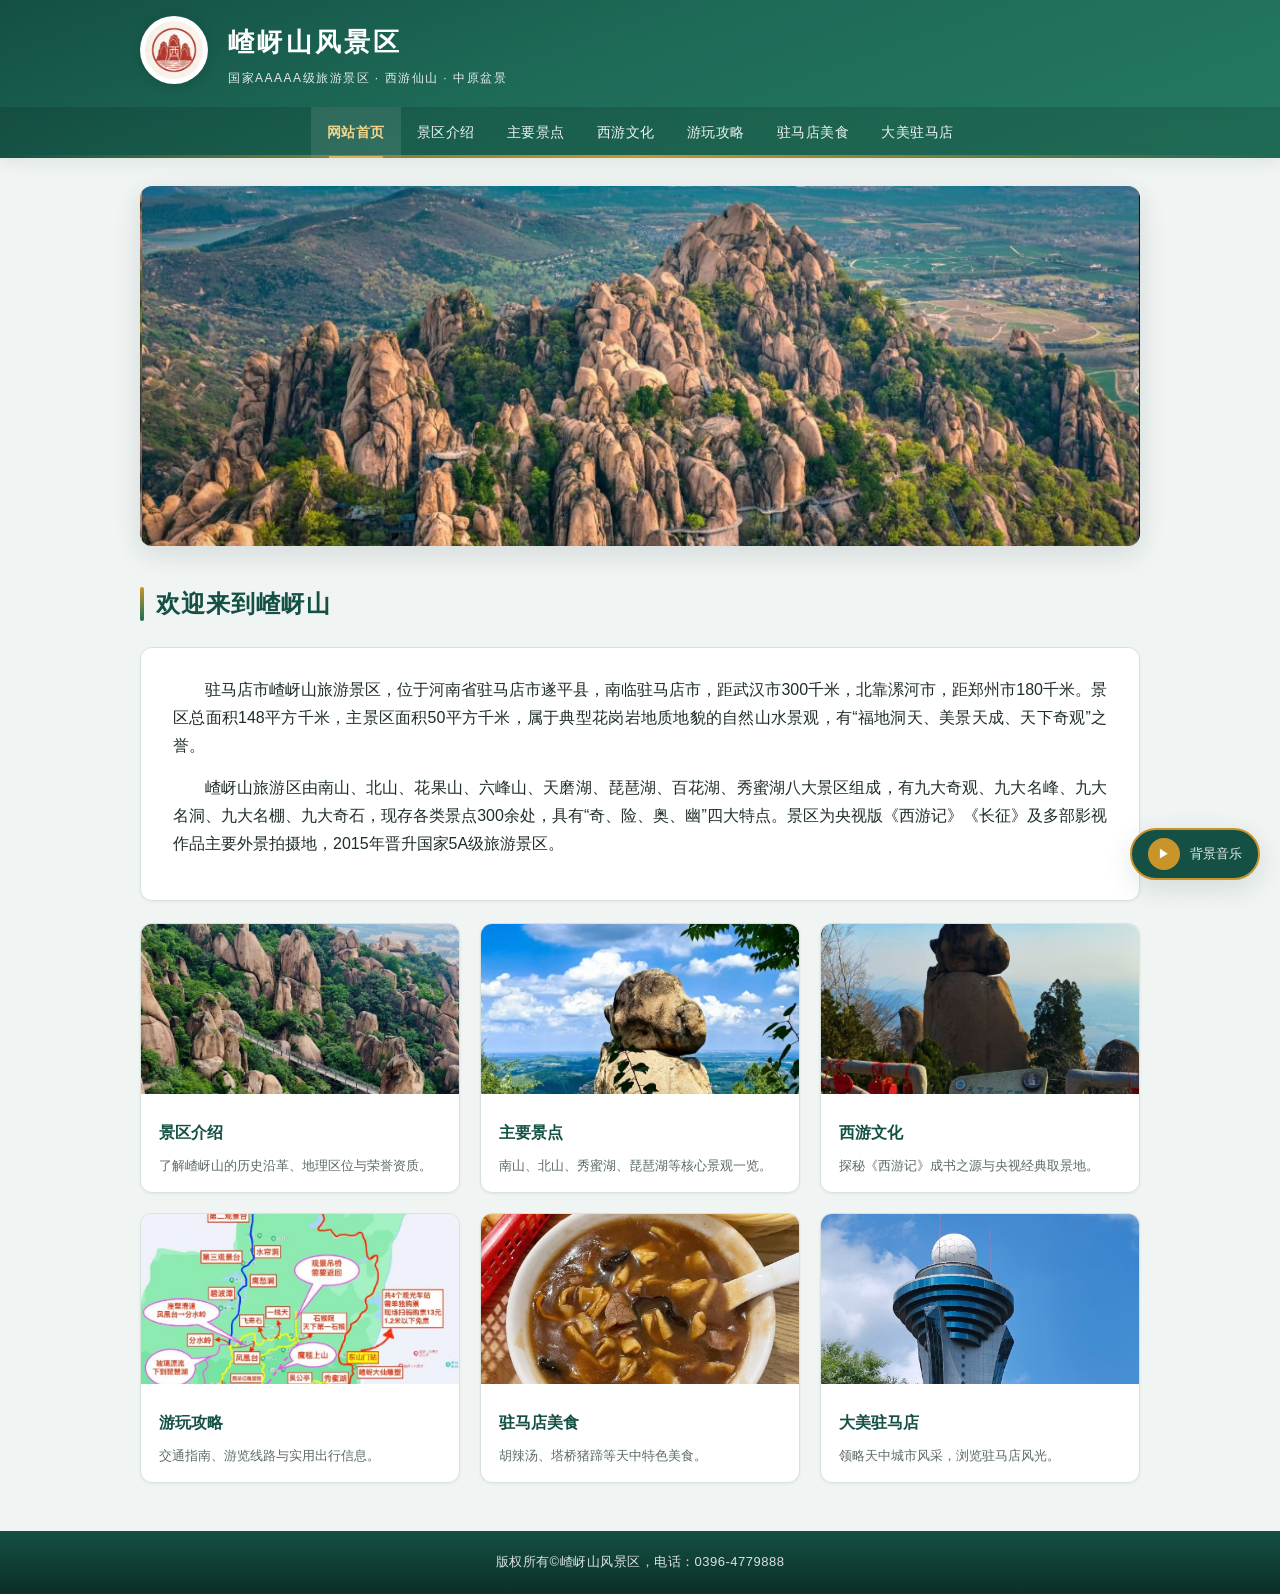
<file: 风景区1/index.html>
<!DOCTYPE html>
<html lang="zh-CN">
<head>
  <meta charset="UTF-8">
  <meta name="viewport" content="width=device-width, initial-scale=1.0">
  <title>嵖岈山风景区 - 首页</title>
  <link rel="stylesheet" href="css/style.css">
</head>
<body>
  <header>
    <div class="header-inner">
      <a href="index.html"><img src="img/logo.png" alt="嵖岈山风景区Logo" class="logo"></a>
      <div class="site-title">
        <h1>嵖岈山风景区</h1>
        <p>国家AAAAA级旅游景区 · 西游仙山 · 中原盆景</p>
      </div>
    </div>
    <nav>
      <ul>
        <li><a href="index.html" class="active">网站首页</a></li>
        <li><a href="intro.html">景区介绍</a></li>
        <li><a href="scenery.html">主要景点</a></li>
        <li><a href="xiyou.html">西游文化</a></li>
        <li><a href="guide.html">游玩攻略</a></li>
        <li><a href="food.html">驻马店美食</a></li>
        <li><a href="zhumadian.html">大美驻马店</a></li>
      </ul>
    </nav>
  </header>

  <main>
    <img src="img/banner.png" alt="嵖岈山风光" class="banner">
    <h2 class="page-title">欢迎来到嵖岈山</h2>
    <div class="content-box">
      <p>驻马店市嵖岈山旅游景区，位于河南省驻马店市遂平县，南临驻马店市，距武汉市300千米，北靠漯河市，距郑州市180千米。景区总面积148平方千米，主景区面积50平方千米，属于典型花岗岩地质地貌的自然山水景观，有“福地洞天、美景天成、天下奇观”之誉。</p>
      <p>嵖岈山旅游区由南山、北山、花果山、六峰山、天磨湖、琵琶湖、百花湖、秀蜜湖八大景区组成，有九大奇观、九大名峰、九大名洞、九大名棚、九大奇石，现存各类景点300余处，具有“奇、险、奥、幽”四大特点。景区为央视版《西游记》《长征》及多部影视作品主要外景拍摄地，2015年晋升国家5A级旅游景区。</p>
    </div>

    <div class="home-cards">
      <a href="intro.html" class="home-card">
        <img src="img/1.jpg" alt="景区介绍">
        <div class="card-body">
          <h3>景区介绍</h3>
          <p>了解嵖岈山的历史沿革、地理区位与荣誉资质。</p>
        </div>
      </a>
      <a href="scenery.html" class="home-card">
        <img src="img/3.jpg" alt="主要景点">
        <div class="card-body">
          <h3>主要景点</h3>
          <p>南山、北山、秀蜜湖、琵琶湖等核心景观一览。</p>
        </div>
      </a>
      <a href="xiyou.html" class="home-card">
        <img src="img/9.jpg" alt="西游文化">
        <div class="card-body">
          <h3>西游文化</h3>
          <p>探秘《西游记》成书之源与央视经典取景地。</p>
        </div>
      </a>
      <a href="guide.html" class="home-card">
        <img src="img/11.jpg" alt="游玩攻略">
        <div class="card-body">
          <h3>游玩攻略</h3>
          <p>交通指南、游览线路与实用出行信息。</p>
        </div>
      </a>
      <a href="food.html" class="home-card">
        <img src="img/13.jpg" alt="驻马店美食">
        <div class="card-body">
          <h3>驻马店美食</h3>
          <p>胡辣汤、塔桥猪蹄等天中特色美食。</p>
        </div>
      </a>
      <a href="zhumadian.html" class="home-card">
        <img src="img/18.jpg" alt="大美驻马店">
        <div class="card-body">
          <h3>大美驻马店</h3>
          <p>领略天中城市风采，浏览驻马店风光。</p>
        </div>
      </a>
    </div>
  </main>

  <div class="bgm-control">
    <button id="bgmToggle" type="button" title="播放/暂停背景音乐">▶</button>
    <span>背景音乐</span>
  </div>
  <audio id="bgMusic" loop preload="auto">
    <source src="media/bgm.mp3" type="audio/mpeg">
  </audio>
  <footer>
    版权所有©嵖岈山风景区，电话：0396-4779888
  </footer>
  <script src="js/main.js"></script>
</body>
</html>
</file>
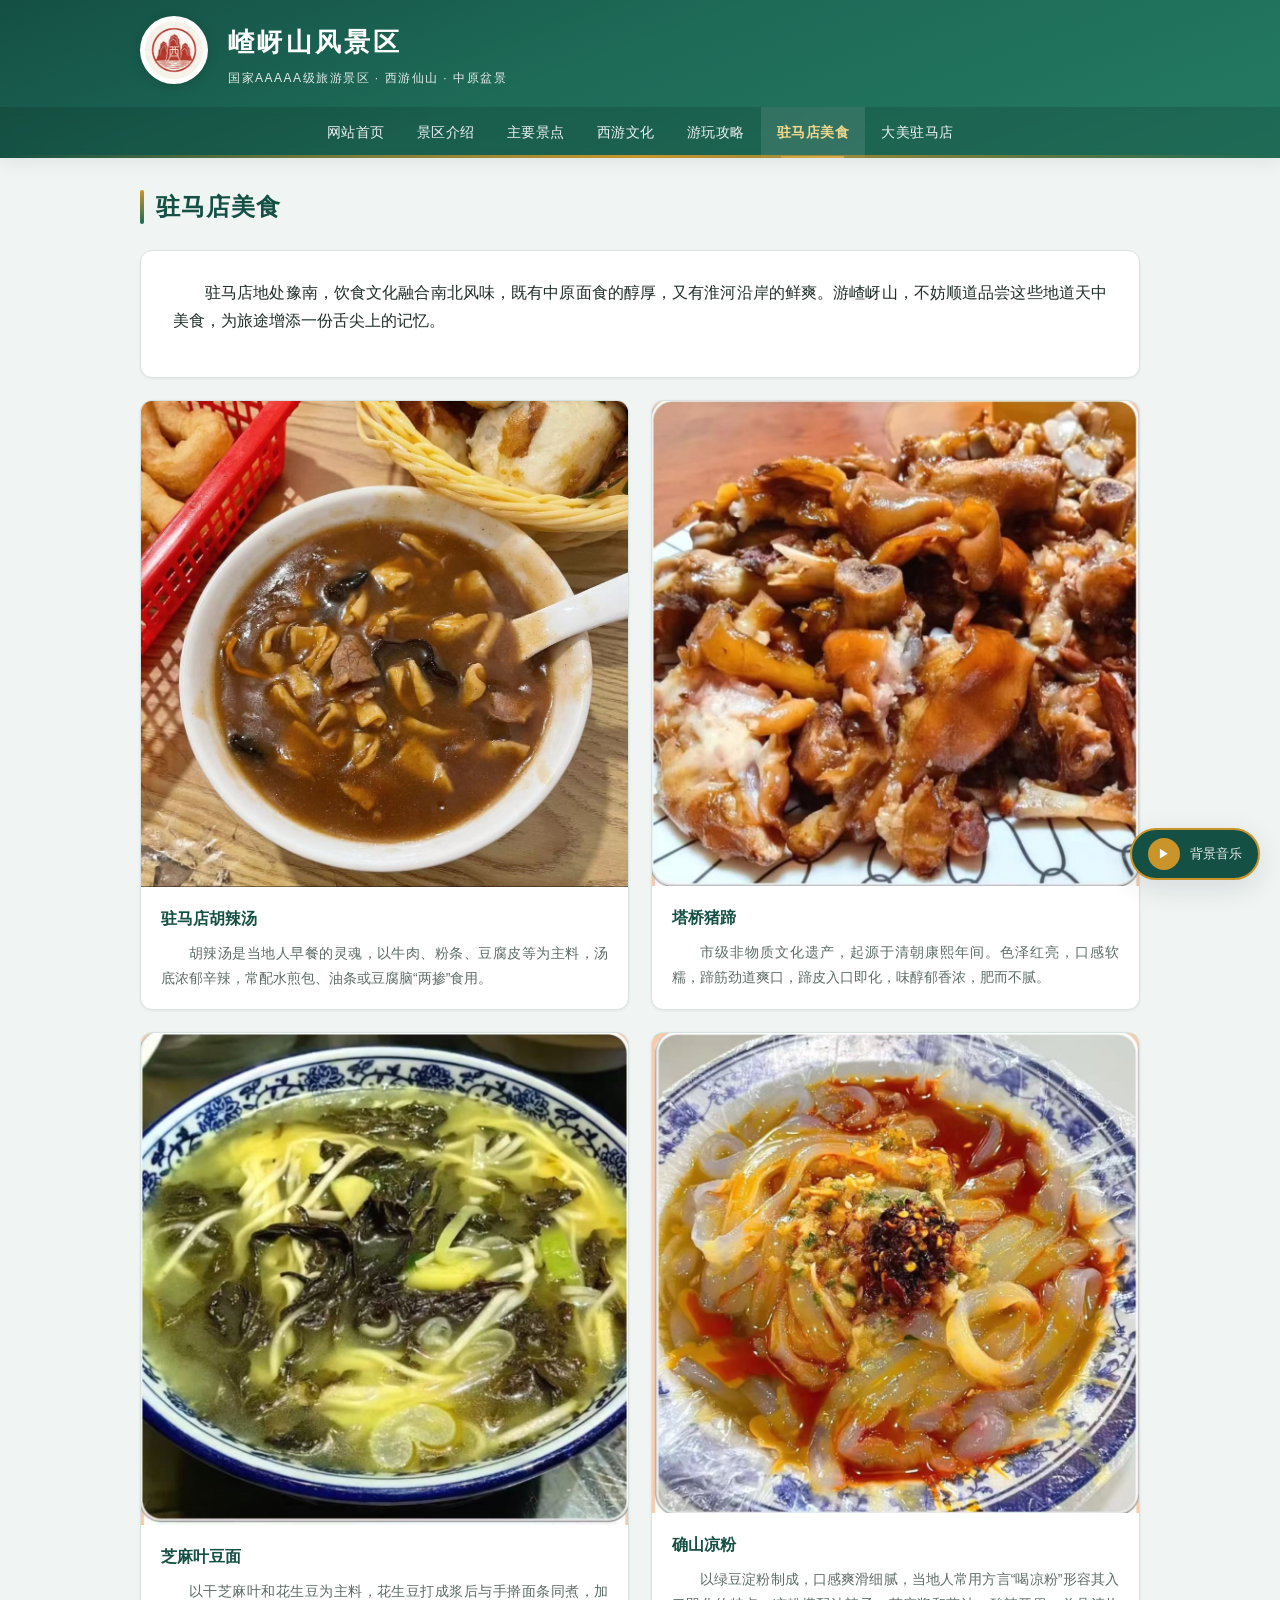
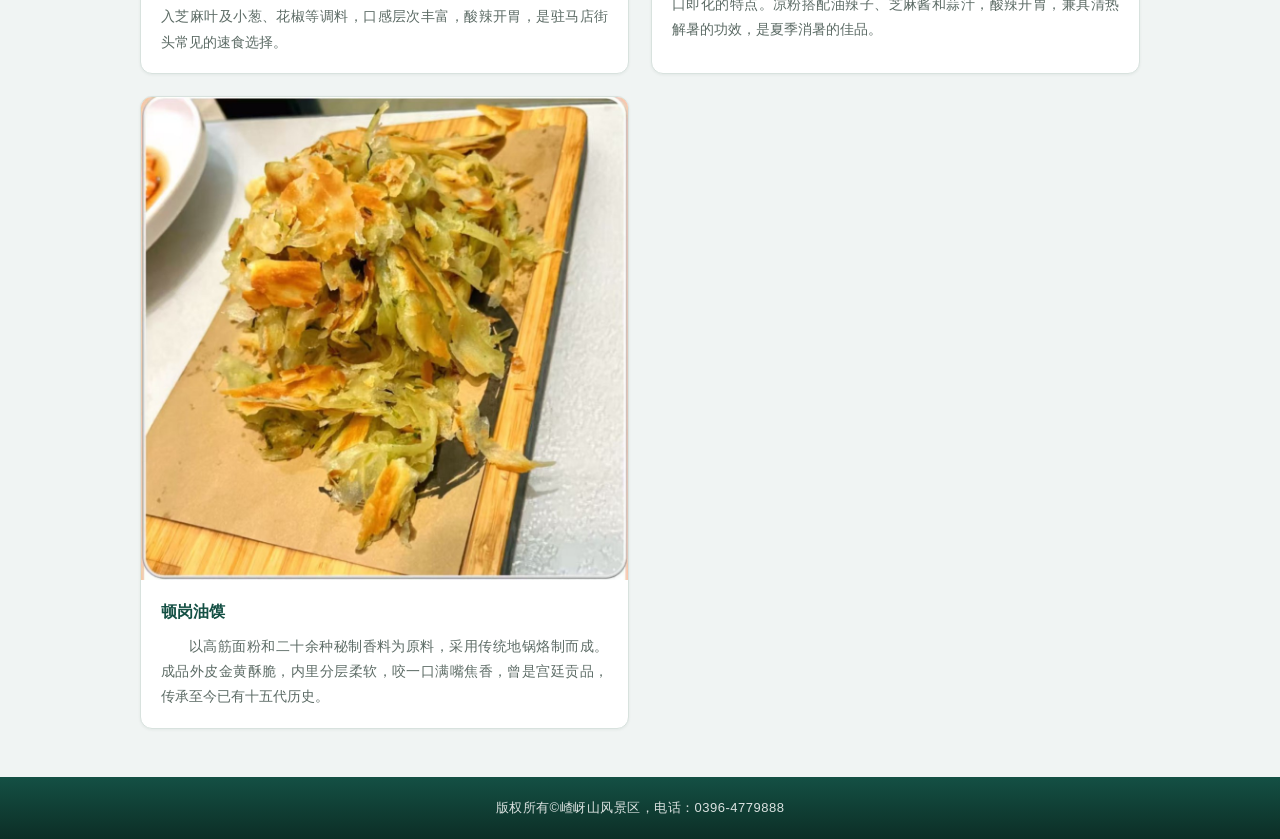
<file: 风景区1/food.html>
<!DOCTYPE html>
<html lang="zh-CN">
<head>
  <meta charset="UTF-8">
  <meta name="viewport" content="width=device-width, initial-scale=1.0">
  <title>驻马店美食 - 嵖岈山风景区</title>
  <link rel="stylesheet" href="css/style.css">
</head>
<body>
  <header>
    <div class="header-inner">
      <a href="index.html"><img src="img/logo.png" alt="嵖岈山风景区Logo" class="logo"></a>
      <div class="site-title">
        <h1>嵖岈山风景区</h1>
        <p>国家AAAAA级旅游景区 · 西游仙山 · 中原盆景</p>
      </div>
    </div>
    <nav>
      <ul>
        <li><a href="index.html">网站首页</a></li>
        <li><a href="intro.html">景区介绍</a></li>
        <li><a href="scenery.html">主要景点</a></li>
        <li><a href="xiyou.html">西游文化</a></li>
        <li><a href="guide.html">游玩攻略</a></li>
        <li><a href="food.html" class="active">驻马店美食</a></li>
        <li><a href="zhumadian.html">大美驻马店</a></li>
      </ul>
    </nav>
  </header>

  <main>
    <h2 class="page-title">驻马店美食</h2>

    <div class="content-box">
      <p>驻马店地处豫南，饮食文化融合南北风味，既有中原面食的醇厚，又有淮河沿岸的鲜爽。游嵖岈山，不妨顺道品尝这些地道天中美食，为旅途增添一份舌尖上的记忆。</p>
    </div>

    <div class="food-grid">
      <div class="food-item">
        <img src="img/13.jpg" alt="驻马店胡辣汤">
        <div class="info">
          <h3>驻马店胡辣汤</h3>
          <p>胡辣汤是当地人早餐的灵魂，以牛肉、粉条、豆腐皮等为主料，汤底浓郁辛辣，常配水煎包、油条或豆腐脑“两掺”食用。</p>
        </div>
      </div>
      <div class="food-item">
        <img src="img/14.jpg" alt="塔桥猪蹄">
        <div class="info">
          <h3>塔桥猪蹄</h3>
          <p>市级非物质文化遗产，起源于清朝康熙年间。色泽红亮，口感软糯，蹄筋劲道爽口，蹄皮入口即化，味醇郁香浓，肥而不腻。</p>
        </div>
      </div>
      <div class="food-item">
        <img src="img/15.jpg" alt="芝麻叶豆面">
        <div class="info">
          <h3>芝麻叶豆面</h3>
          <p>以干芝麻叶和花生豆为主料，花生豆打成浆后与手擀面条同煮，加入芝麻叶及小葱、花椒等调料，口感层次丰富，酸辣开胃，是驻马店街头常见的速食选择。</p>
        </div>
      </div>
      <div class="food-item">
        <img src="img/16.jpg" alt="确山凉粉">
        <div class="info">
          <h3>确山凉粉</h3>
          <p>以绿豆淀粉制成，口感爽滑细腻，当地人常用方言“喝凉粉”形容其入口即化的特点。凉粉搭配油辣子、芝麻酱和蒜汁，酸辣开胃，兼具清热解暑的功效，是夏季消暑的佳品。</p>
        </div>
      </div>
      <div class="food-item">
        <img src="img/17.jpg" alt="顿岗油馍">
        <div class="info">
          <h3>顿岗油馍</h3>
          <p>以高筋面粉和二十余种秘制香料为原料，采用传统地锅烙制而成。成品外皮金黄酥脆，内里分层柔软，咬一口满嘴焦香，曾是宫廷贡品，传承至今已有十五代历史。</p>
        </div>
      </div>
    </div>
  </main>

  <div class="bgm-control">
    <button id="bgmToggle" type="button" title="播放/暂停背景音乐">▶</button>
    <span>背景音乐</span>
  </div>
  <audio id="bgMusic" loop preload="auto">
    <source src="media/bgm.mp3" type="audio/mpeg">
  </audio>
  <footer>
    版权所有©嵖岈山风景区，电话：0396-4779888
  </footer>
  <script src="js/main.js"></script>
</body>
</html>
</file>
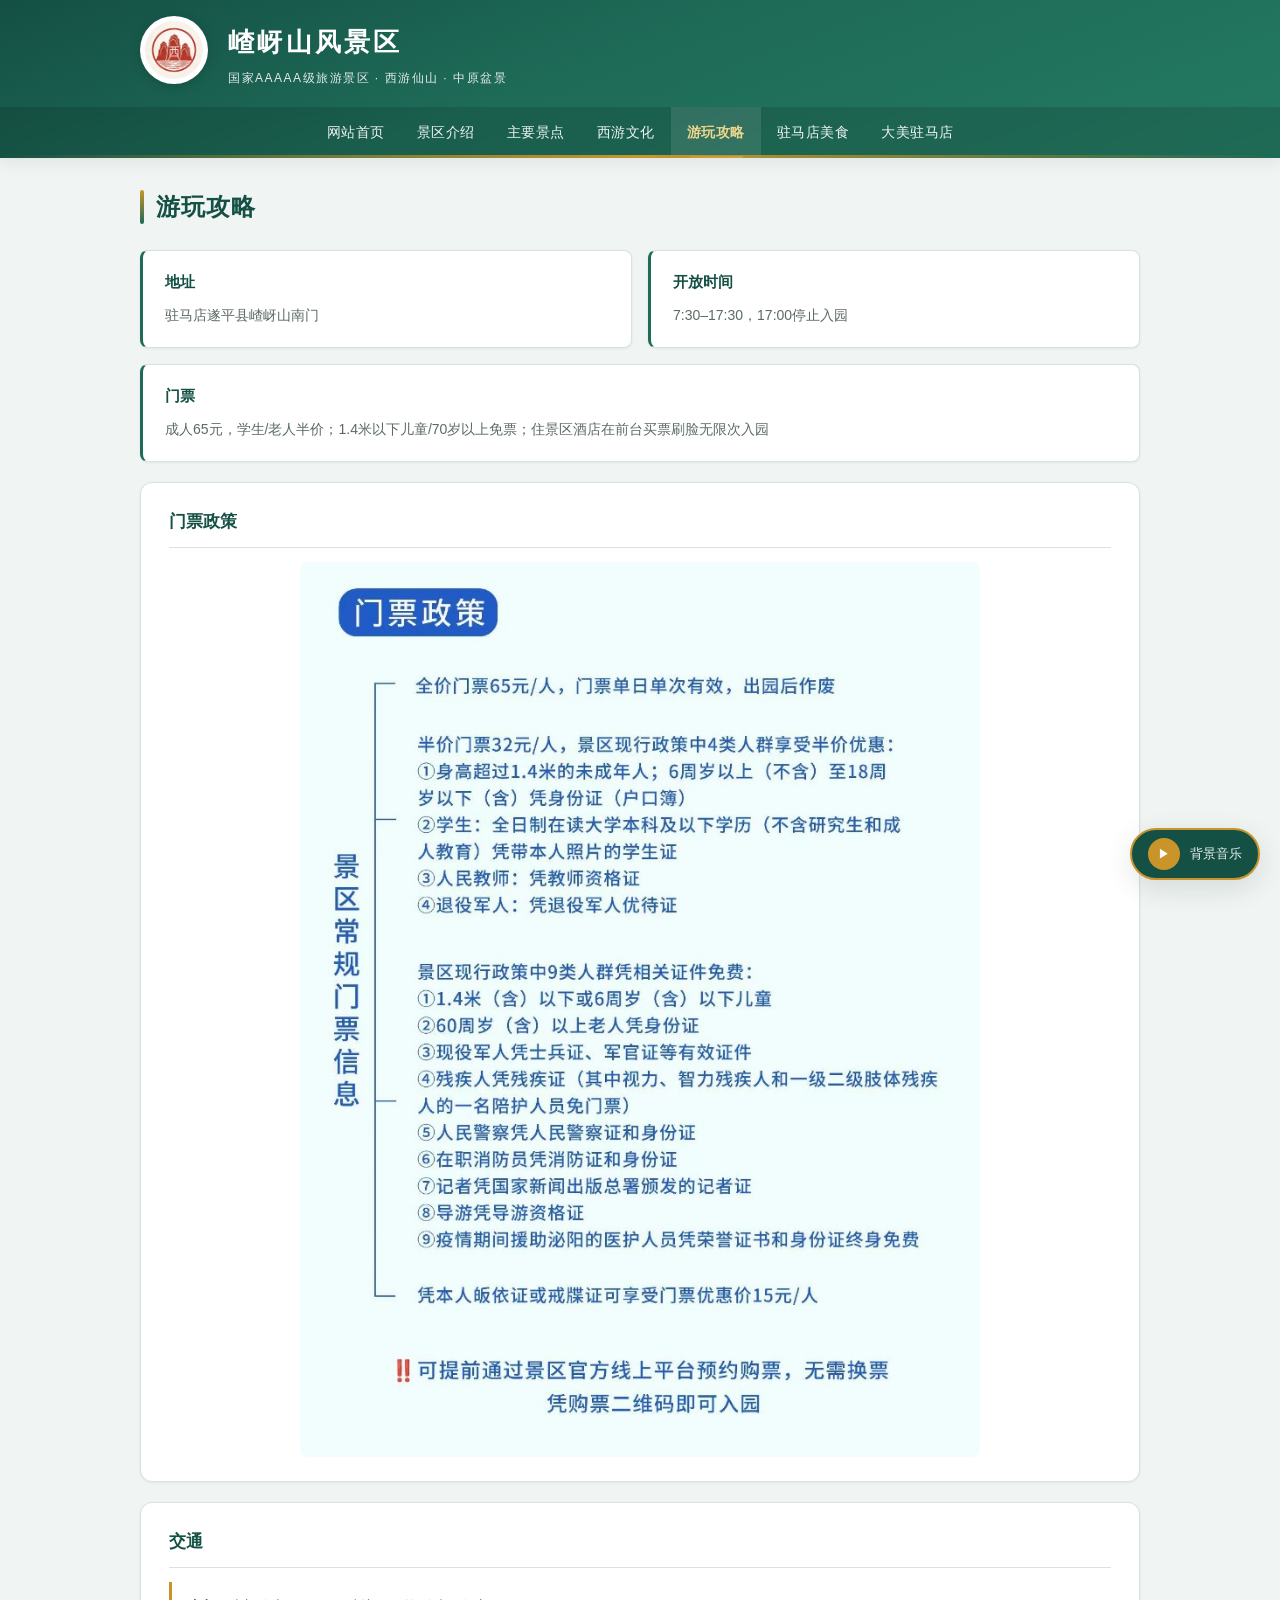
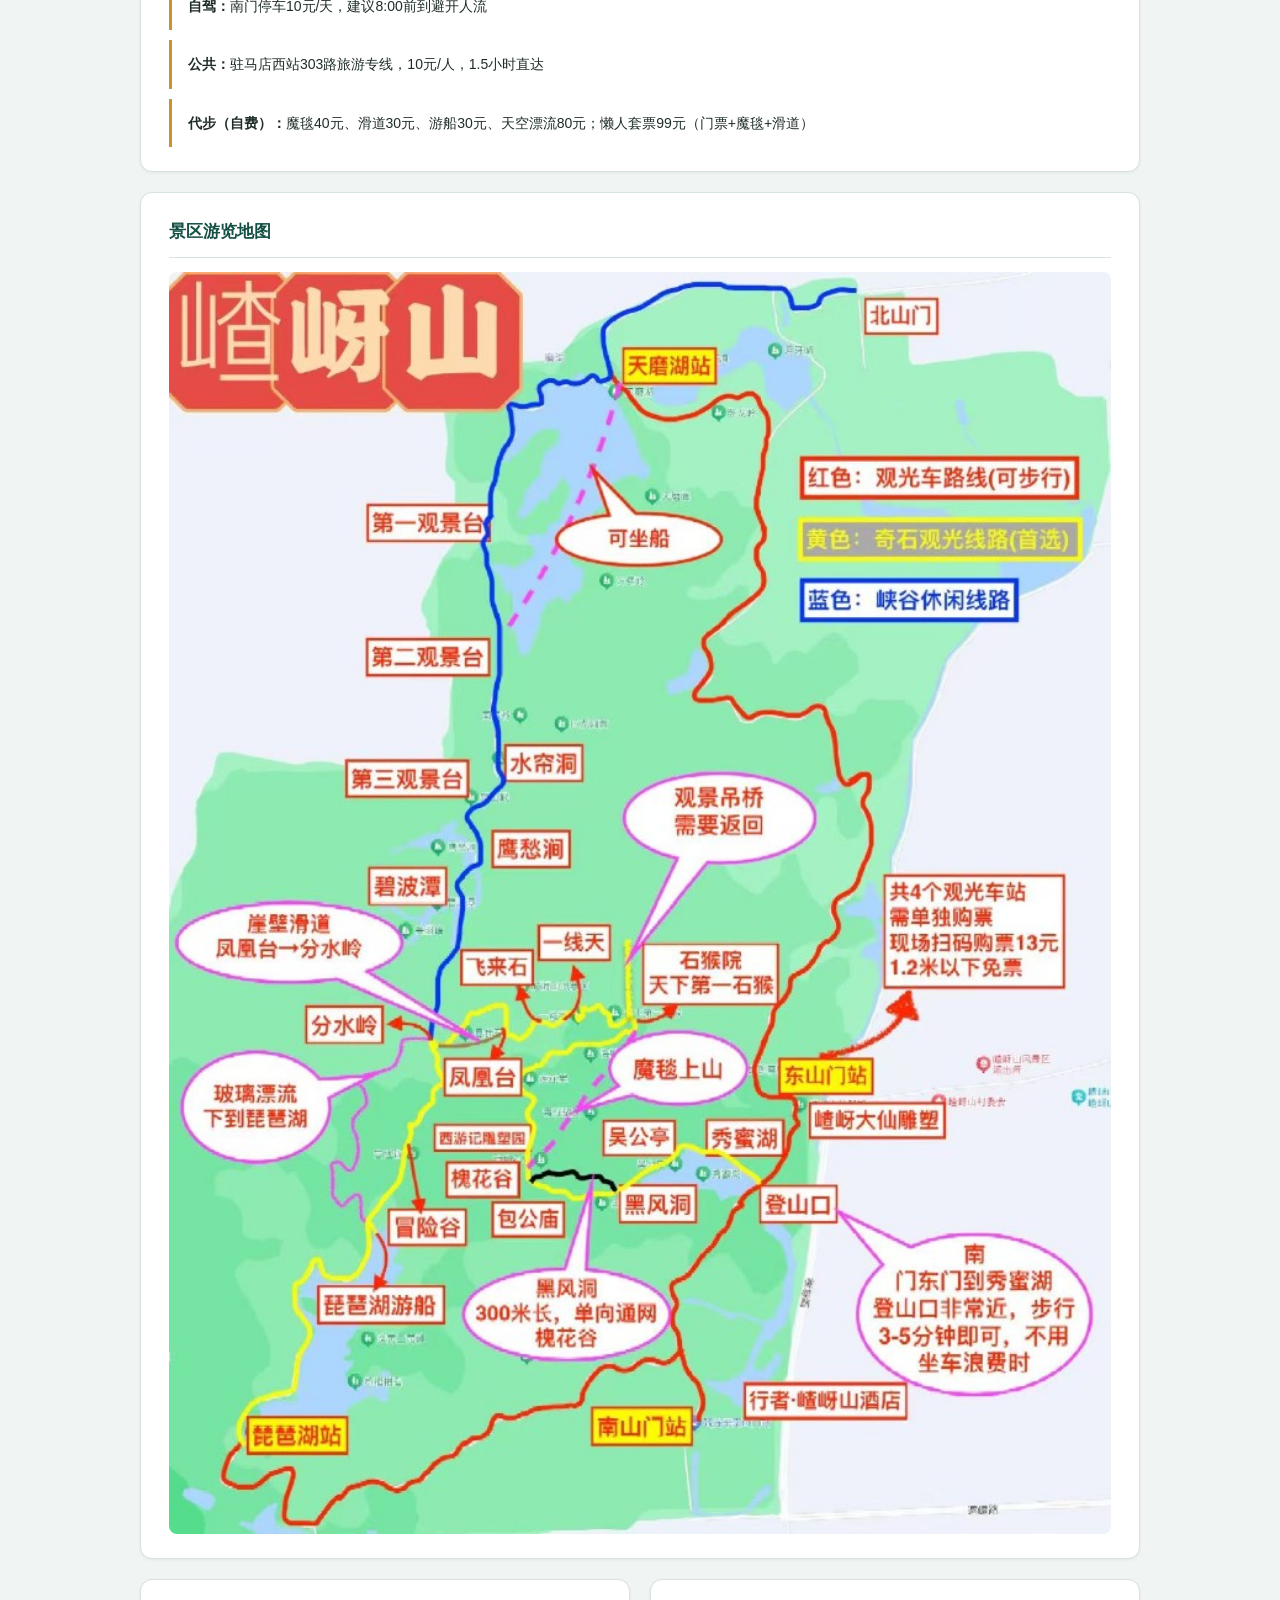
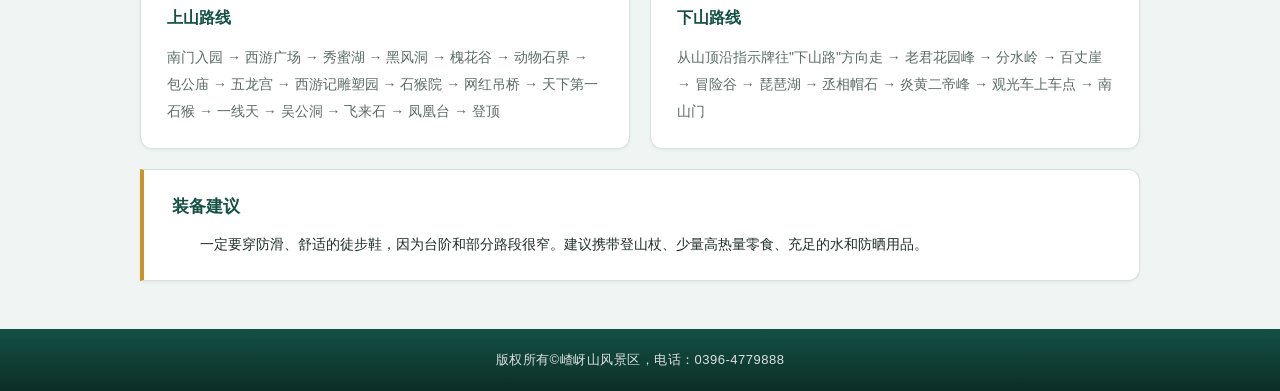
<file: 风景区1/guide.html>
<!DOCTYPE html>
<html lang="zh-CN">
<head>
  <meta charset="UTF-8">
  <meta name="viewport" content="width=device-width, initial-scale=1.0">
  <title>游玩攻略 - 嵖岈山风景区</title>
  <link rel="stylesheet" href="css/style.css">
</head>
<body>
  <header>
    <div class="header-inner">
      <a href="index.html"><img src="img/logo.png" alt="嵖岈山风景区Logo" class="logo"></a>
      <div class="site-title">
        <h1>嵖岈山风景区</h1>
        <p>国家AAAAA级旅游景区 · 西游仙山 · 中原盆景</p>
      </div>
    </div>
    <nav>
      <ul>
        <li><a href="index.html">网站首页</a></li>
        <li><a href="intro.html">景区介绍</a></li>
        <li><a href="scenery.html">主要景点</a></li>
        <li><a href="xiyou.html">西游文化</a></li>
        <li><a href="guide.html" class="active">游玩攻略</a></li>
        <li><a href="food.html">驻马店美食</a></li>
        <li><a href="zhumadian.html">大美驻马店</a></li>
      </ul>
    </nav>
  </header>

  <main class="guide-main">
    <h2 class="page-title">游玩攻略</h2>

    <div class="guide-info-grid">
      <div class="guide-info-item">
        <strong>地址</strong>
        <span>驻马店遂平县嵖岈山南门</span>
      </div>
      <div class="guide-info-item">
        <strong>开放时间</strong>
        <span>7:30–17:30，17:00停止入园</span>
      </div>
      <div class="guide-info-item guide-info-wide">
        <strong>门票</strong>
        <span>成人65元，学生/老人半价；1.4米以下儿童/70岁以上免票；住景区酒店在前台买票刷脸无限次入园</span>
      </div>
    </div>

    <div class="guide-section">
      <h3>门票政策</h3>
      <img src="img/12.jpg" alt="嵖岈山门票政策" class="guide-img">
    </div>

    <div class="guide-section">
      <h3>交通</h3>
      <ul class="guide-list">
        <li><strong>自驾：</strong>南门停车10元/天，建议8:00前到避开人流</li>
        <li><strong>公共：</strong>驻马店西站303路旅游专线，10元/人，1.5小时直达</li>
        <li><strong>代步（自费）：</strong>魔毯40元、滑道30元、游船30元、天空漂流80元；懒人套票99元（门票+魔毯+滑道）</li>
      </ul>
    </div>

    <div class="guide-section">
      <h3>景区游览地图</h3>
      <img src="img/11.jpg" alt="嵖岈山游览地图" class="guide-map">
    </div>

    <div class="guide-routes">
      <div class="guide-route-box">
        <h3>上山路线</h3>
        <p class="route-path">南门入园 → 西游广场 → 秀蜜湖 → 黑风洞 → 槐花谷 → 动物石界 → 包公庙 → 五龙宫 → 西游记雕塑园 → 石猴院 → 网红吊桥 → 天下第一石猴 → 一线天 → 吴公洞 → 飞来石 → 凤凰台 → 登顶</p>
      </div>
      <div class="guide-route-box">
        <h3>下山路线</h3>
        <p class="route-path">从山顶沿指示牌往"下山路"方向走 → 老君花园峰 → 分水岭 → 百丈崖 → 冒险谷 → 琵琶湖 → 丞相帽石 → 炎黄二帝峰 → 观光车上车点 → 南山门</p>
      </div>
    </div>

    <div class="guide-tips">
      <h3>装备建议</h3>
      <p>一定要穿防滑、舒适的徒步鞋，因为台阶和部分路段很窄。建议携带登山杖、少量高热量零食、充足的水和防晒用品。</p>
    </div>
  </main>

  <div class="bgm-control">
    <button id="bgmToggle" type="button" title="播放/暂停背景音乐">▶</button>
    <span>背景音乐</span>
  </div>
  <audio id="bgMusic" loop preload="auto">
    <source src="media/bgm.mp3" type="audio/mpeg">
  </audio>
  <footer>
    版权所有©嵖岈山风景区，电话：0396-4779888
  </footer>
  <script src="js/main.js"></script>
</body>
</html>
</file>
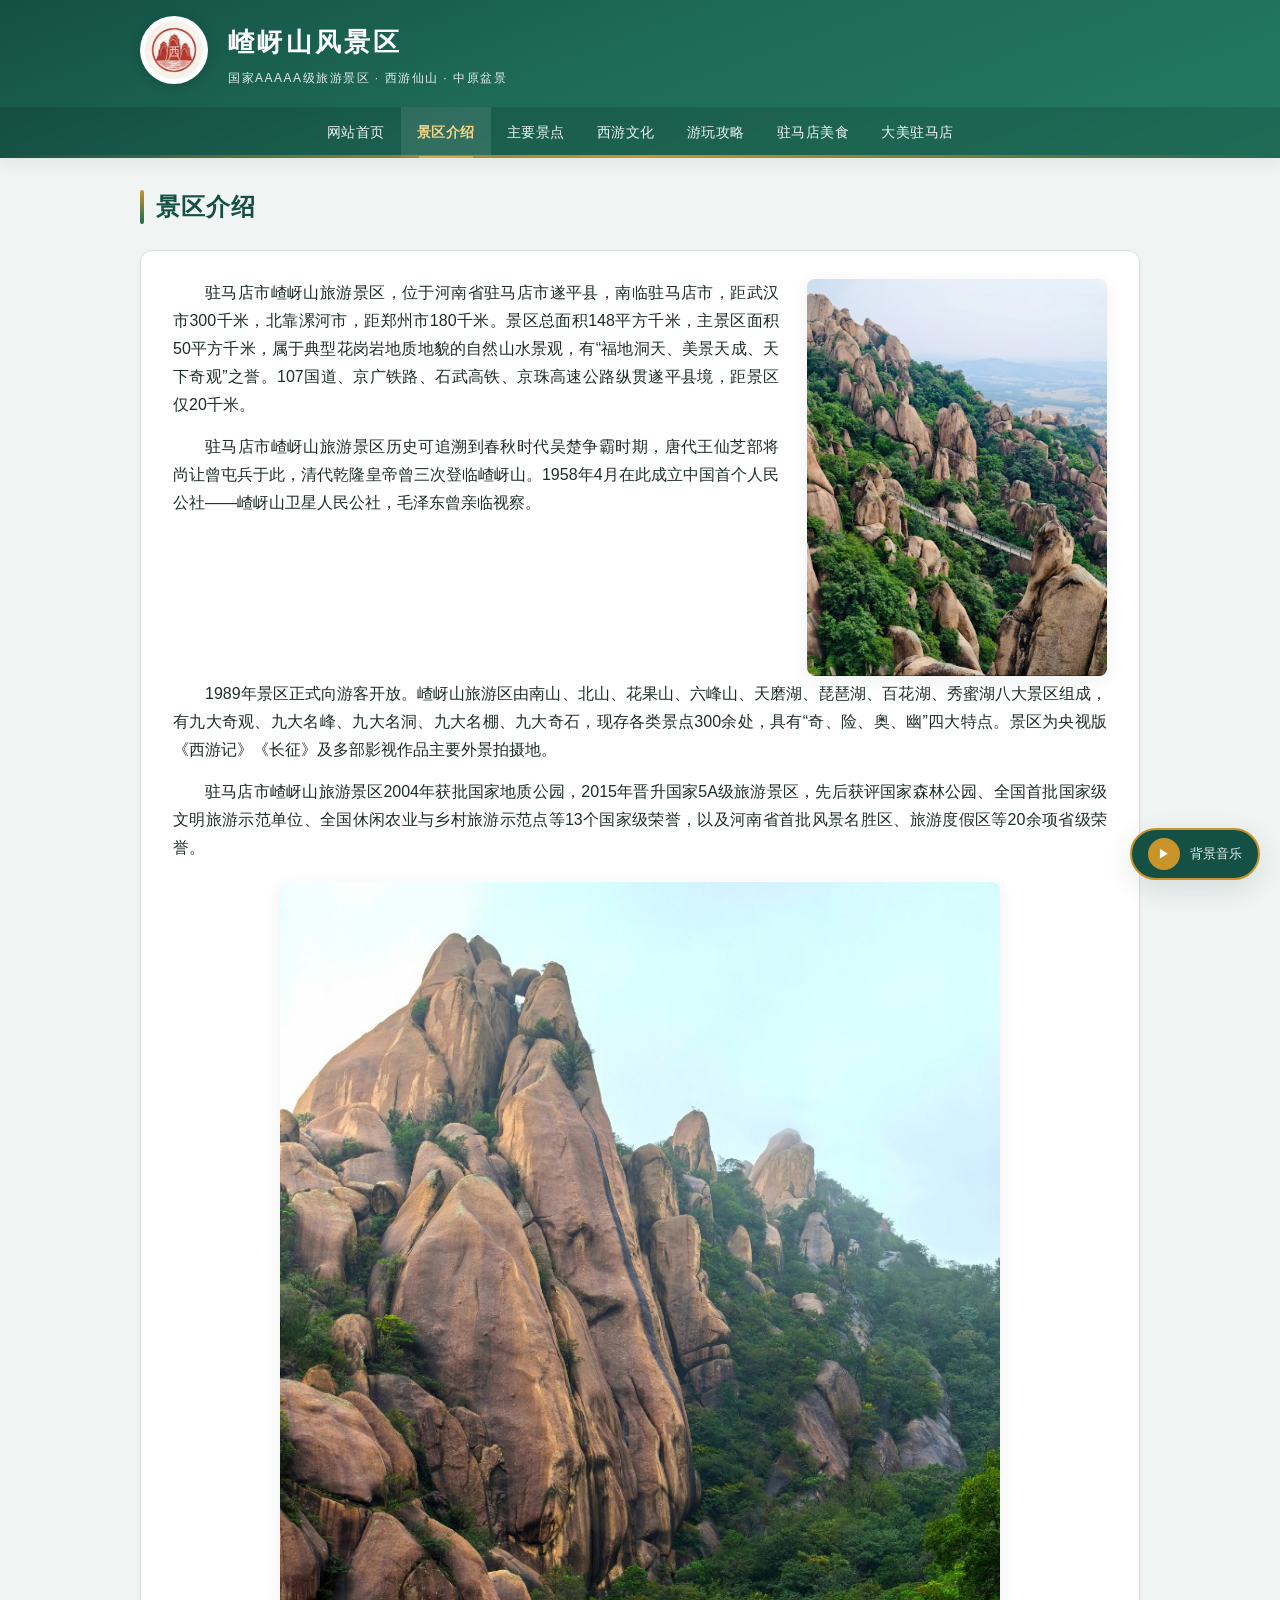
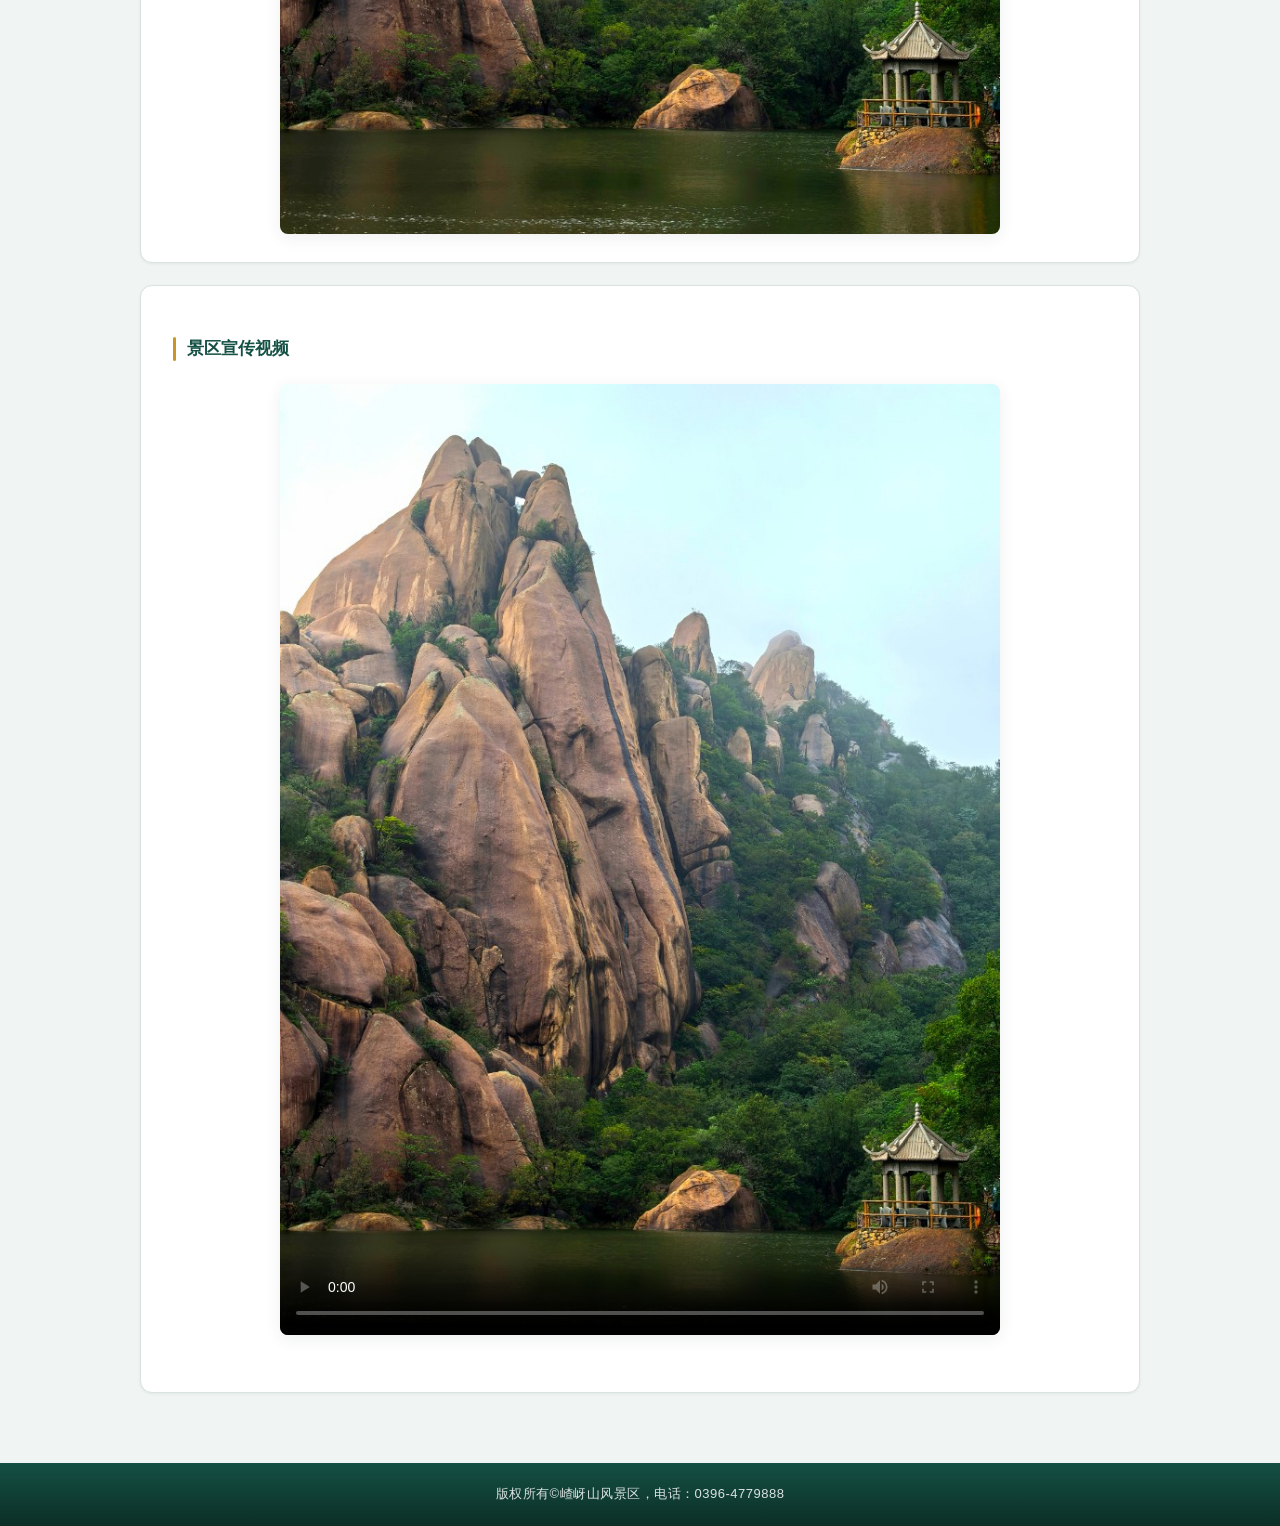
<file: 风景区1/intro.html>
<!DOCTYPE html>
<html lang="zh-CN">
<head>
  <meta charset="UTF-8">
  <meta name="viewport" content="width=device-width, initial-scale=1.0">
  <title>景区介绍 - 嵖岈山风景区</title>
  <link rel="stylesheet" href="css/style.css">
</head>
<body>
  <header>
    <div class="header-inner">
      <a href="index.html"><img src="img/logo.png" alt="嵖岈山风景区Logo" class="logo"></a>
      <div class="site-title">
        <h1>嵖岈山风景区</h1>
        <p>国家AAAAA级旅游景区 · 西游仙山 · 中原盆景</p>
      </div>
    </div>
    <nav>
      <ul>
        <li><a href="index.html">网站首页</a></li>
        <li><a href="intro.html" class="active">景区介绍</a></li>
        <li><a href="scenery.html">主要景点</a></li>
        <li><a href="xiyou.html">西游文化</a></li>
        <li><a href="guide.html">游玩攻略</a></li>
        <li><a href="food.html">驻马店美食</a></li>
        <li><a href="zhumadian.html">大美驻马店</a></li>
      </ul>
    </nav>
  </header>

  <main>
    <h2 class="page-title">景区介绍</h2>

    <div class="content-box">
      <div class="intro-top">
        <div class="intro-text">
          <p>驻马店市嵖岈山旅游景区，位于河南省驻马店市遂平县，南临驻马店市，距武汉市300千米，北靠漯河市，距郑州市180千米。景区总面积148平方千米，主景区面积50平方千米，属于典型花岗岩地质地貌的自然山水景观，有“福地洞天、美景天成、天下奇观”之誉。107国道、京广铁路、石武高铁、京珠高速公路纵贯遂平县境，距景区仅20千米。</p>
          <p>驻马店市嵖岈山旅游景区历史可追溯到春秋时代吴楚争霸时期，唐代王仙芝部将尚让曾屯兵于此，清代乾隆皇帝曾三次登临嵖岈山。1958年4月在此成立中国首个人民公社——嵖岈山卫星人民公社，毛泽东曾亲临视察。</p>
        </div>
        <div class="intro-side-img">
          <img src="img/1.jpg" alt="嵖岈山花岗岩地貌">
        </div>
      </div>
      <p>1989年景区正式向游客开放。嵖岈山旅游区由南山、北山、花果山、六峰山、天磨湖、琵琶湖、百花湖、秀蜜湖八大景区组成，有九大奇观、九大名峰、九大名洞、九大名棚、九大奇石，现存各类景点300余处，具有“奇、险、奥、幽”四大特点。景区为央视版《西游记》《长征》及多部影视作品主要外景拍摄地。</p>
      <p>驻马店市嵖岈山旅游景区2004年获批国家地质公园，2015年晋升国家5A级旅游景区，先后获评国家森林公园、全国首批国家级文明旅游示范单位、全国休闲农业与乡村旅游示范点等13个国家级荣誉，以及河南省首批风景名胜区、旅游度假区等20余项省级荣誉。</p>
      <div class="intro-banner">
        <img src="img/2.jpg" alt="嵖岈山湖光山色">
      </div>
    </div>

    <div class="content-box">
      <h3 class="section-title">景区宣传视频</h3>
      <div class="video-box">
        <video src="media/宣传.mp4" controls poster="img/2.jpg">
          您的浏览器不支持视频播放。
        </video>
      </div>
    </div>
  </main>

  <div class="bgm-control">
    <button id="bgmToggle" type="button" title="播放/暂停背景音乐">▶</button>
    <span>背景音乐</span>
  </div>
  <audio id="bgMusic" loop preload="auto">
    <source src="media/bgm.mp3" type="audio/mpeg">
  </audio>
  <footer>
    版权所有©嵖岈山风景区，电话：0396-4779888
  </footer>
  <script src="js/main.js"></script>
</body>
</html>
</file>
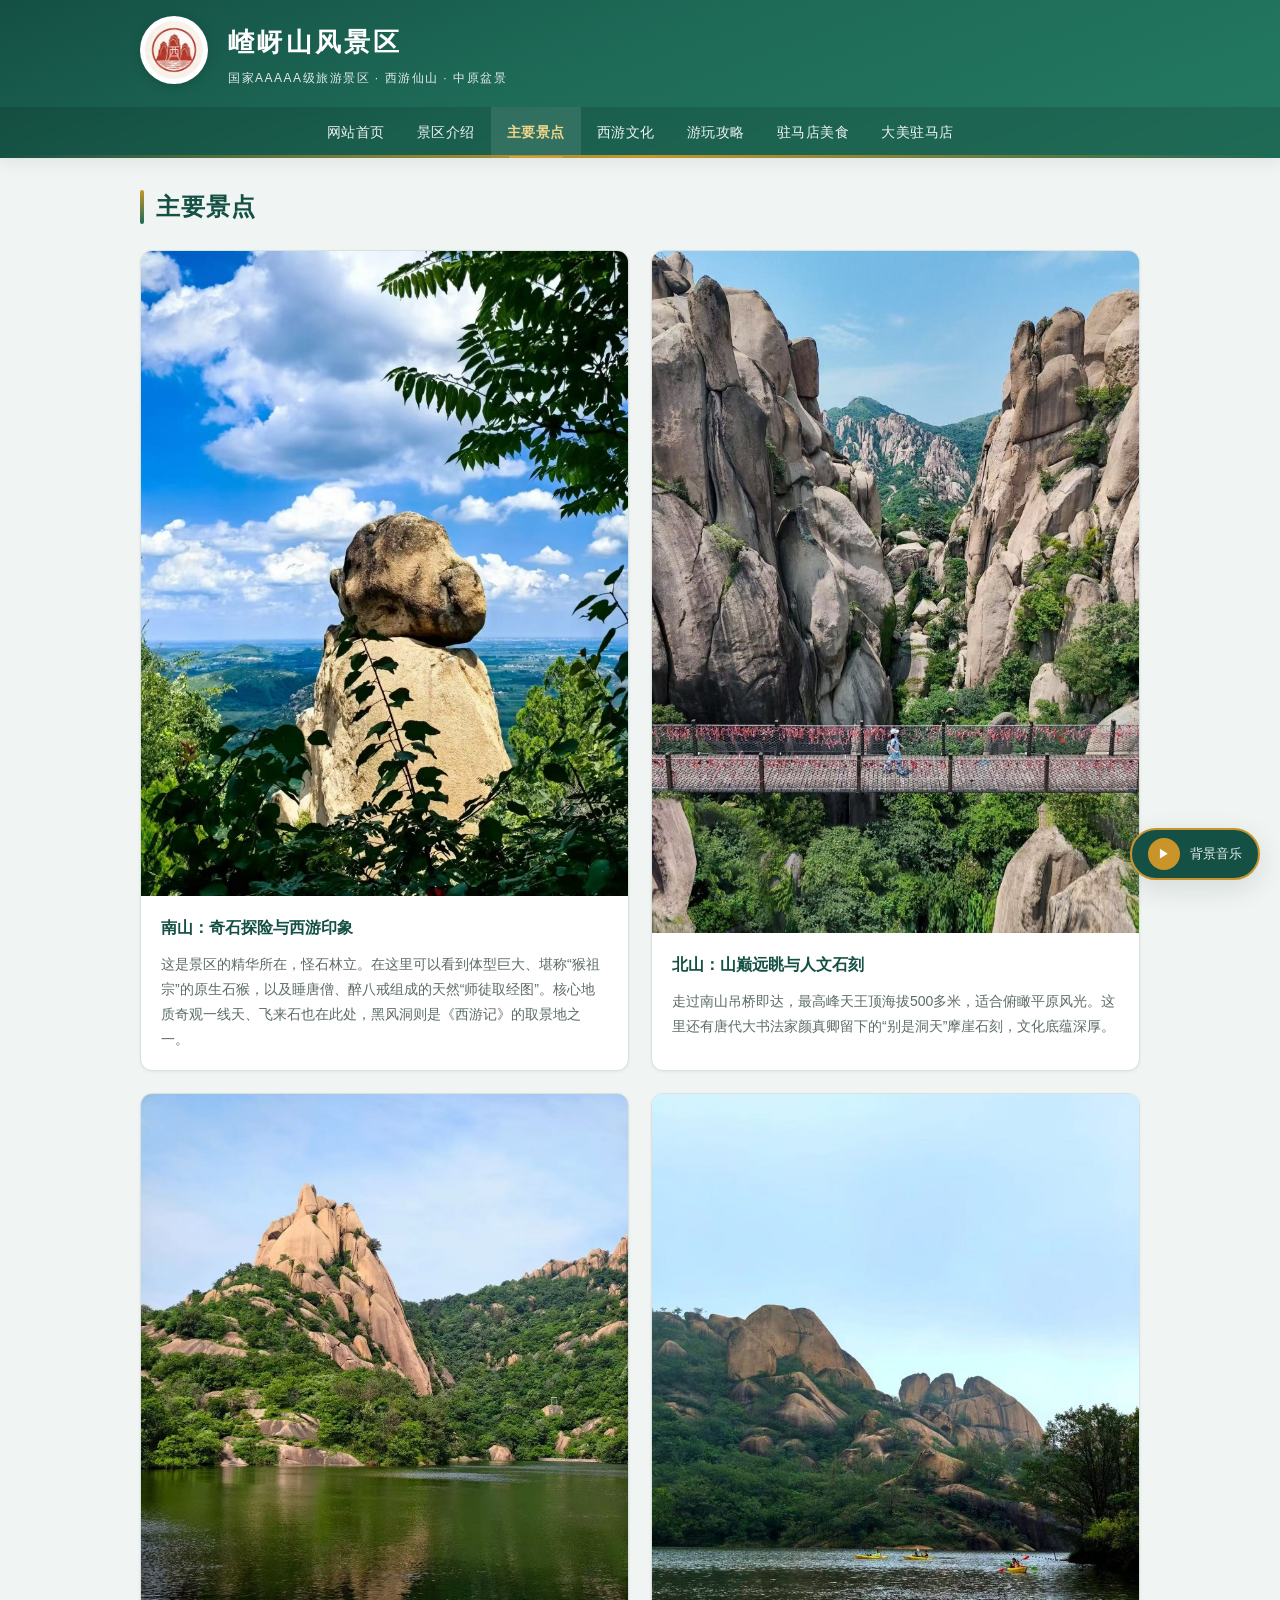
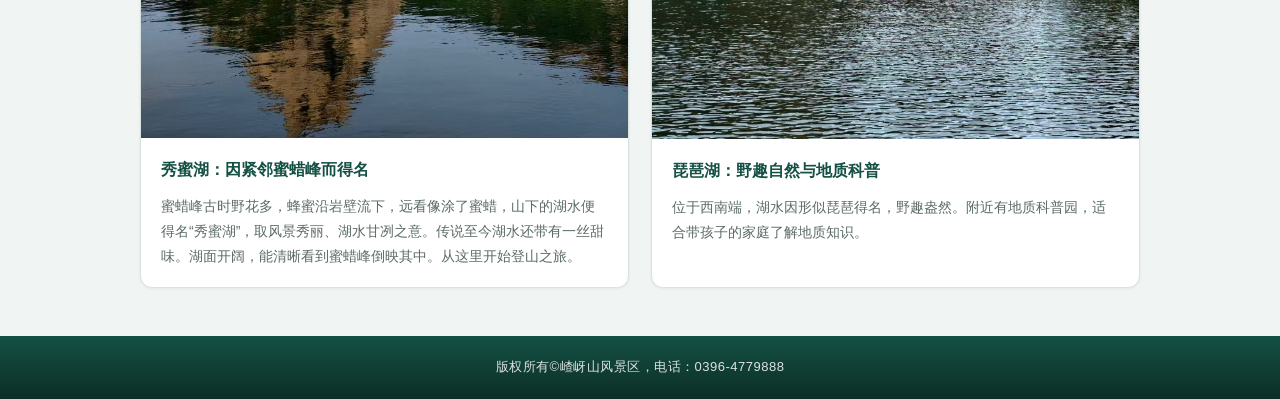
<file: 风景区1/scenery.html>
<!DOCTYPE html>
<html lang="zh-CN">
<head>
  <meta charset="UTF-8">
  <meta name="viewport" content="width=device-width, initial-scale=1.0">
  <title>主要景点 - 嵖岈山风景区</title>
  <link rel="stylesheet" href="css/style.css">
</head>
<body>
  <header>
    <div class="header-inner">
      <a href="index.html"><img src="img/logo.png" alt="嵖岈山风景区Logo" class="logo"></a>
      <div class="site-title">
        <h1>嵖岈山风景区</h1>
        <p>国家AAAAA级旅游景区 · 西游仙山 · 中原盆景</p>
      </div>
    </div>
    <nav>
      <ul>
        <li><a href="index.html">网站首页</a></li>
        <li><a href="intro.html">景区介绍</a></li>
        <li><a href="scenery.html" class="active">主要景点</a></li>
        <li><a href="xiyou.html">西游文化</a></li>
        <li><a href="guide.html">游玩攻略</a></li>
        <li><a href="food.html">驻马店美食</a></li>
        <li><a href="zhumadian.html">大美驻马店</a></li>
      </ul>
    </nav>
  </header>

  <main>
    <h2 class="page-title">主要景点</h2>

    <div class="scenery-grid">
      <div class="scenery-item">
        <img src="img/3.jpg" alt="南山奇石">
        <div class="info">
          <h3>南山：奇石探险与西游印象</h3>
          <p>这是景区的精华所在，怪石林立。在这里可以看到体型巨大、堪称“猴祖宗”的原生石猴，以及睡唐僧、醉八戒组成的天然“师徒取经图”。核心地质奇观一线天、飞来石也在此处，黑风洞则是《西游记》的取景地之一。</p>
        </div>
      </div>
      <div class="scenery-item">
        <img src="img/4.jpg" alt="北山吊桥">
        <div class="info">
          <h3>北山：山巅远眺与人文石刻</h3>
          <p>走过南山吊桥即达，最高峰天王顶海拔500多米，适合俯瞰平原风光。这里还有唐代大书法家颜真卿留下的“别是洞天”摩崖石刻，文化底蕴深厚。</p>
        </div>
      </div>
      <div class="scenery-item">
        <img src="img/5.jpg" alt="秀蜜湖">
        <div class="info">
          <h3>秀蜜湖：因紧邻蜜蜡峰而得名</h3>
          <p>蜜蜡峰古时野花多，蜂蜜沿岩壁流下，远看像涂了蜜蜡，山下的湖水便得名“秀蜜湖”，取风景秀丽、湖水甘冽之意。传说至今湖水还带有一丝甜味。湖面开阔，能清晰看到蜜蜡峰倒映其中。从这里开始登山之旅。</p>
        </div>
      </div>
      <div class="scenery-item">
        <img src="img/6.jpg" alt="琵琶湖">
        <div class="info">
          <h3>琵琶湖：野趣自然与地质科普</h3>
          <p>位于西南端，湖水因形似琵琶得名，野趣盎然。附近有地质科普园，适合带孩子的家庭了解地质知识。</p>
        </div>
      </div>
    </div>
  </main>

  <div class="bgm-control">
    <button id="bgmToggle" type="button" title="播放/暂停背景音乐">▶</button>
    <span>背景音乐</span>
  </div>
  <audio id="bgMusic" loop preload="auto">
    <source src="media/bgm.mp3" type="audio/mpeg">
  </audio>
  <footer>
    版权所有©嵖岈山风景区，电话：0396-4779888
  </footer>
  <script src="js/main.js"></script>
</body>
</html>
</file>
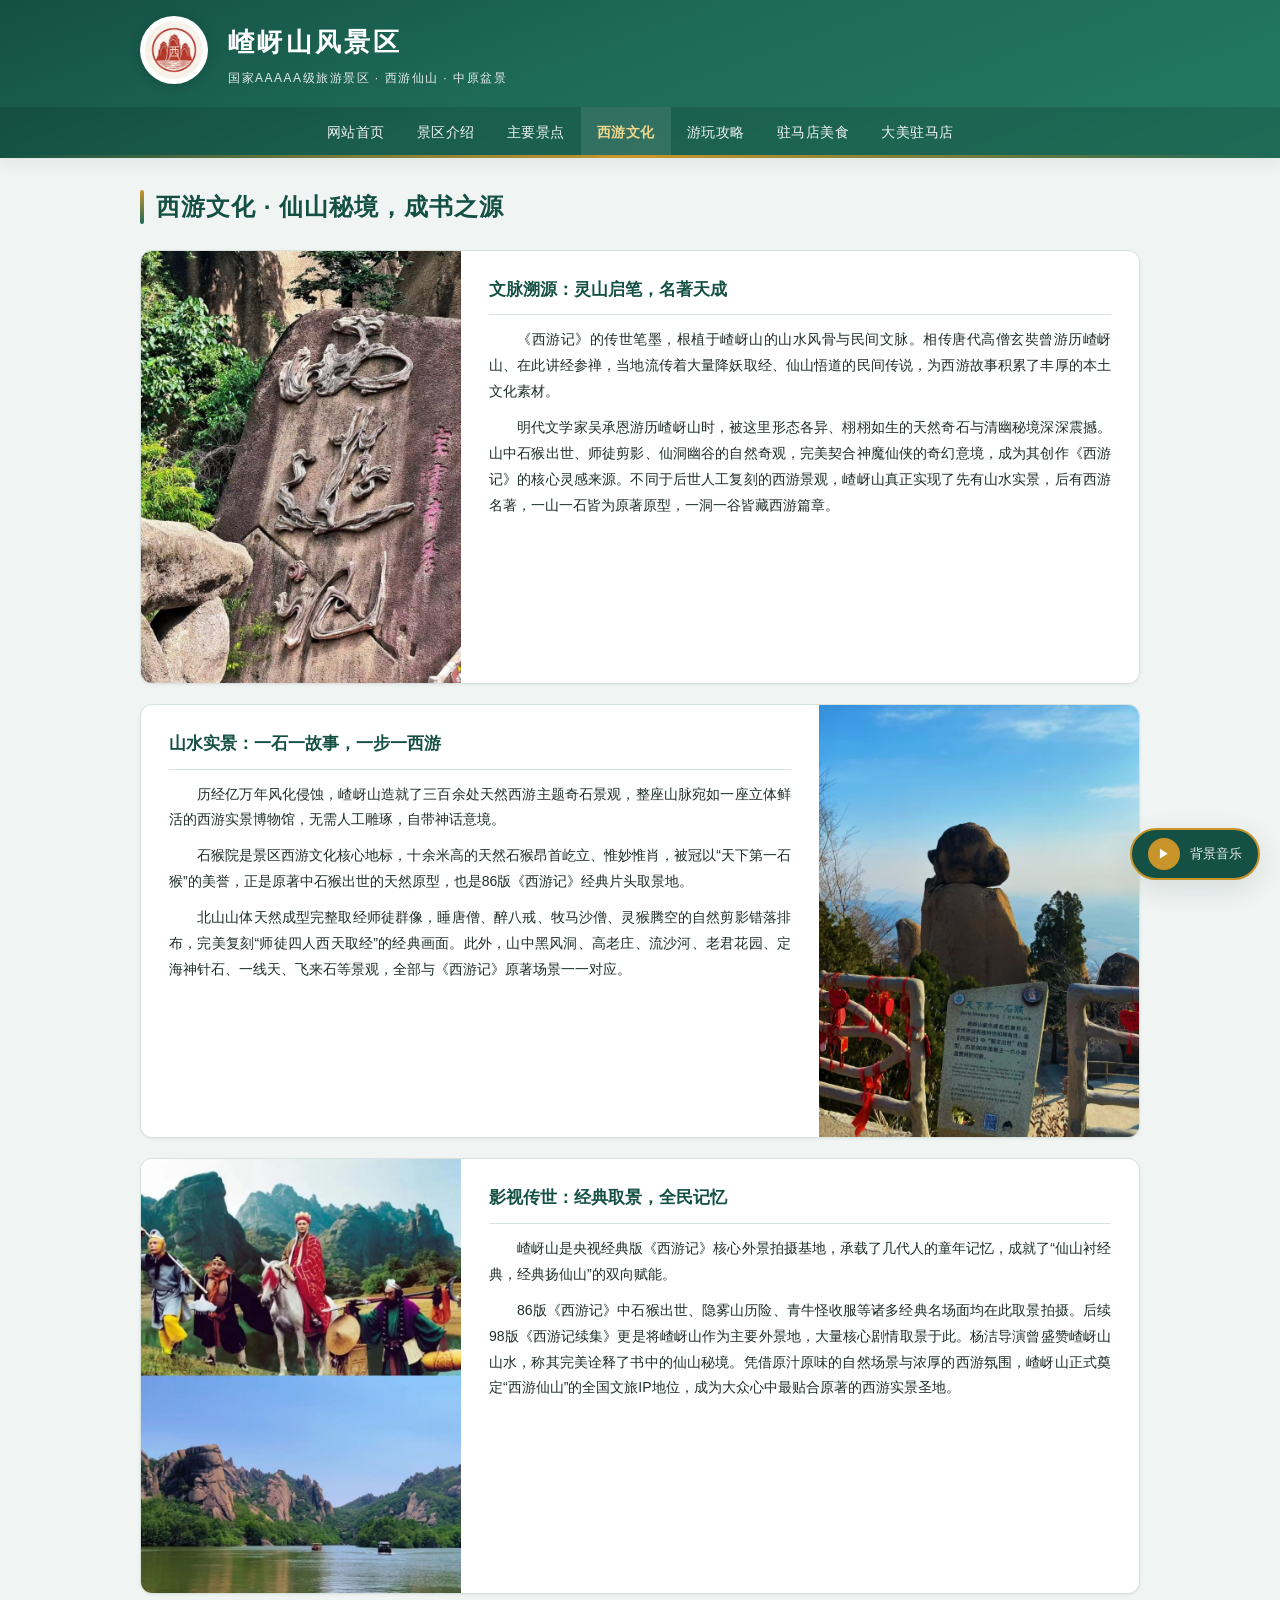
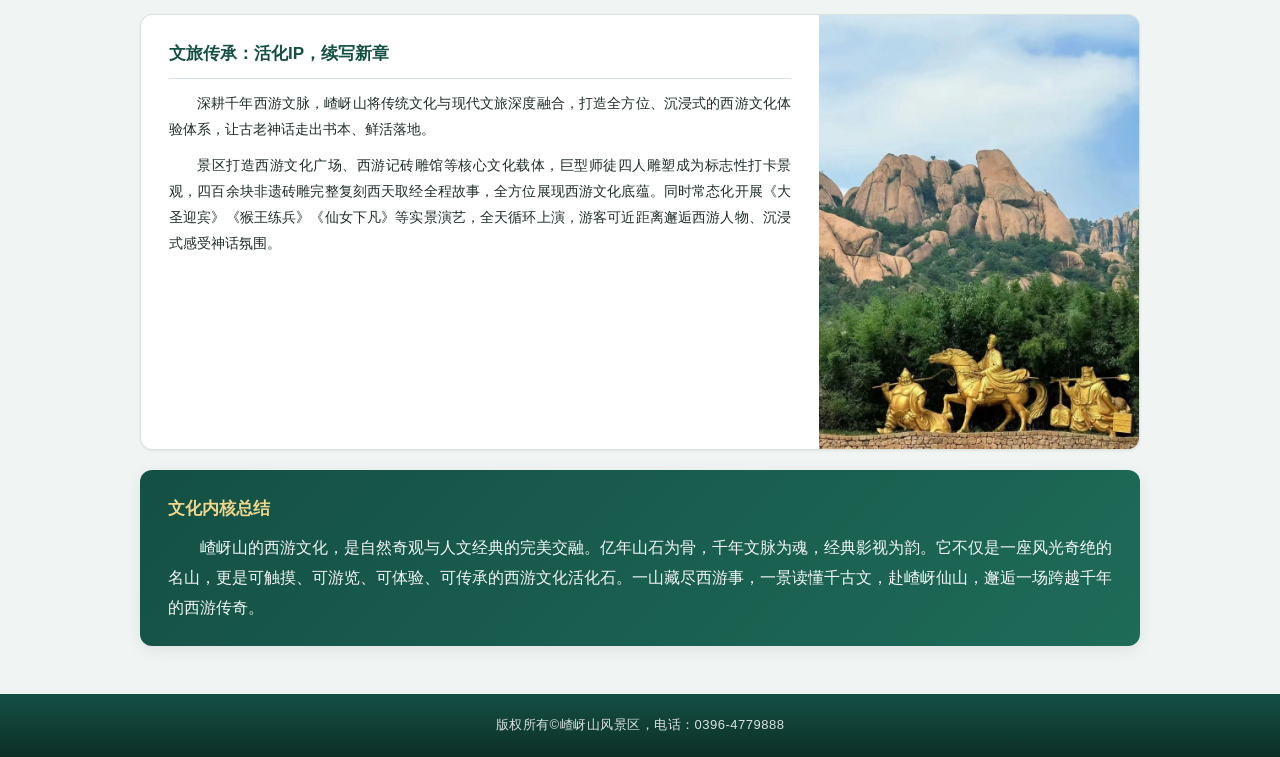
<file: 风景区1/xiyou.html>
<!DOCTYPE html>
<html lang="zh-CN">
<head>
  <meta charset="UTF-8">
  <meta name="viewport" content="width=device-width, initial-scale=1.0">
  <title>西游文化 - 嵖岈山风景区</title>
  <link rel="stylesheet" href="css/style.css">
</head>
<body>
  <header>
    <div class="header-inner">
      <a href="index.html"><img src="img/logo.png" alt="嵖岈山风景区Logo" class="logo"></a>
      <div class="site-title">
        <h1>嵖岈山风景区</h1>
        <p>国家AAAAA级旅游景区 · 西游仙山 · 中原盆景</p>
      </div>
    </div>
    <nav>
      <ul>
        <li><a href="index.html">网站首页</a></li>
        <li><a href="intro.html">景区介绍</a></li>
        <li><a href="scenery.html">主要景点</a></li>
        <li><a href="xiyou.html" class="active">西游文化</a></li>
        <li><a href="guide.html">游玩攻略</a></li>
        <li><a href="food.html">驻马店美食</a></li>
        <li><a href="zhumadian.html">大美驻马店</a></li>
      </ul>
    </nav>
  </header>

  <main class="xiyou-main">
    <h2 class="page-title">西游文化 · 仙山秘境，成书之源</h2>

    <div class="xiyou-cards">
      <article class="xiyou-card">
        <div class="xiyou-card-img">
          <img src="img/7.jpg" alt="西游记摩崖题刻">
        </div>
        <div class="xiyou-card-body">
          <h3>文脉溯源：灵山启笔，名著天成</h3>
          <p>《西游记》的传世笔墨，根植于嵖岈山的山水风骨与民间文脉。相传唐代高僧玄奘曾游历嵖岈山、在此讲经参禅，当地流传着大量降妖取经、仙山悟道的民间传说，为西游故事积累了丰厚的本土文化素材。</p>
          <p>明代文学家吴承恩游历嵖岈山时，被这里形态各异、栩栩如生的天然奇石与清幽秘境深深震撼。山中石猴出世、师徒剪影、仙洞幽谷的自然奇观，完美契合神魔仙侠的奇幻意境，成为其创作《西游记》的核心灵感来源。不同于后世人工复刻的西游景观，嵖岈山真正实现了先有山水实景，后有西游名著，一山一石皆为原著原型，一洞一谷皆藏西游篇章。</p>
        </div>
      </article>

      <article class="xiyou-card xiyou-card-reverse">
        <div class="xiyou-card-img">
          <img src="img/9.jpg" alt="天下第一石猴">
        </div>
        <div class="xiyou-card-body">
          <h3>山水实景：一石一故事，一步一西游</h3>
          <p>历经亿万年风化侵蚀，嵖岈山造就了三百余处天然西游主题奇石景观，整座山脉宛如一座立体鲜活的西游实景博物馆，无需人工雕琢，自带神话意境。</p>
          <p>石猴院是景区西游文化核心地标，十余米高的天然石猴昂首屹立、惟妙惟肖，被冠以“天下第一石猴”的美誉，正是原著中石猴出世的天然原型，也是86版《西游记》经典片头取景地。</p>
          <p>北山山体天然成型完整取经师徒群像，睡唐僧、醉八戒、牧马沙僧、灵猴腾空的自然剪影错落排布，完美复刻“师徒四人西天取经”的经典画面。此外，山中黑风洞、高老庄、流沙河、老君花园、定海神针石、一线天、飞来石等景观，全部与《西游记》原著场景一一对应。</p>
        </div>
      </article>

      <article class="xiyou-card">
        <div class="xiyou-card-img xiyou-card-img-top">
          <img src="img/8.jpg" alt="86版西游记取景">
        </div>
        <div class="xiyou-card-body">
          <h3>影视传世：经典取景，全民记忆</h3>
          <p>嵖岈山是央视经典版《西游记》核心外景拍摄基地，承载了几代人的童年记忆，成就了“仙山衬经典，经典扬仙山”的双向赋能。</p>
          <p>86版《西游记》中石猴出世、隐雾山历险、青牛怪收服等诸多经典名场面均在此取景拍摄。后续98版《西游记续集》更是将嵖岈山作为主要外景地，大量核心剧情取景于此。杨洁导演曾盛赞嵖岈山山水，称其完美诠释了书中的仙山秘境。凭借原汁原味的自然场景与浓厚的西游氛围，嵖岈山正式奠定“西游仙山”的全国文旅IP地位，成为大众心中最贴合原著的西游实景圣地。</p>
        </div>
      </article>

      <article class="xiyou-card xiyou-card-reverse">
        <div class="xiyou-card-img">
          <img src="img/10.jpg" alt="西游文化广场师徒雕塑">
        </div>
        <div class="xiyou-card-body">
          <h3>文旅传承：活化IP，续写新章</h3>
          <p>深耕千年西游文脉，嵖岈山将传统文化与现代文旅深度融合，打造全方位、沉浸式的西游文化体验体系，让古老神话走出书本、鲜活落地。</p>
          <p>景区打造西游文化广场、西游记砖雕馆等核心文化载体，巨型师徒四人雕塑成为标志性打卡景观，四百余块非遗砖雕完整复刻西天取经全程故事，全方位展现西游文化底蕴。同时常态化开展《大圣迎宾》《猴王练兵》《仙女下凡》等实景演艺，全天循环上演，游客可近距离邂逅西游人物、沉浸式感受神话氛围。</p>
        </div>
      </article>
    </div>

    <div class="xiyou-summary">
      <h3>文化内核总结</h3>
      <p>嵖岈山的西游文化，是自然奇观与人文经典的完美交融。亿年山石为骨，千年文脉为魂，经典影视为韵。它不仅是一座风光奇绝的名山，更是可触摸、可游览、可体验、可传承的西游文化活化石。一山藏尽西游事，一景读懂千古文，赴嵖岈仙山，邂逅一场跨越千年的西游传奇。</p>
    </div>
  </main>

  <div class="bgm-control">
    <button id="bgmToggle" type="button" title="播放/暂停背景音乐">▶</button>
    <span>背景音乐</span>
  </div>
  <audio id="bgMusic" loop preload="auto">
    <source src="media/bgm.mp3" type="audio/mpeg">
  </audio>
  <footer>
    版权所有©嵖岈山风景区，电话：0396-4779888
  </footer>
  <script src="js/main.js"></script>
</body>
</html>
</file>
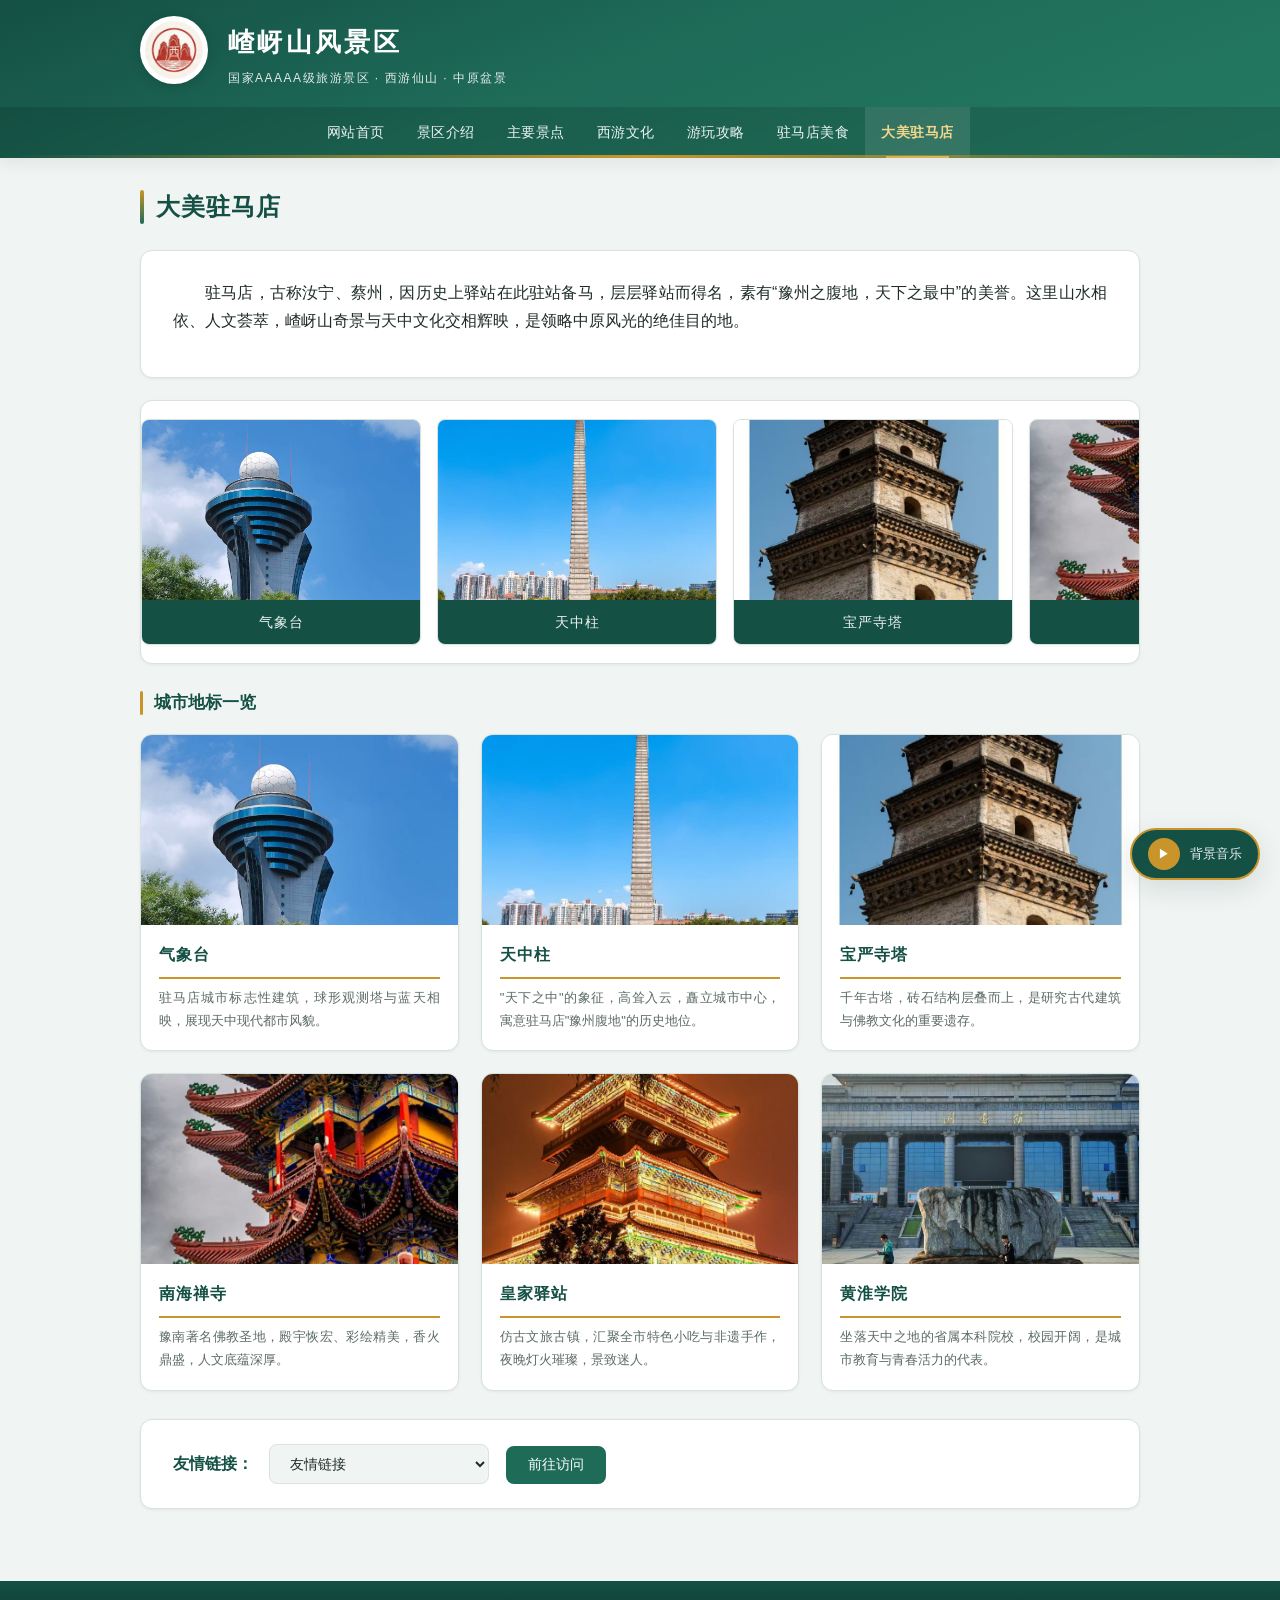
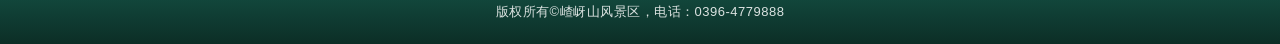
<file: 风景区1/zhumadian.html>
<!DOCTYPE html>
<html lang="zh-CN">
<head>
  <meta charset="UTF-8">
  <meta name="viewport" content="width=device-width, initial-scale=1.0">
  <title>大美驻马店 - 嵖岈山风景区</title>
  <link rel="stylesheet" href="css/style.css">
</head>
<body>
  <header>
    <div class="header-inner">
      <a href="index.html"><img src="img/logo.png" alt="嵖岈山风景区Logo" class="logo"></a>
      <div class="site-title">
        <h1>嵖岈山风景区</h1>
        <p>国家AAAAA级旅游景区 · 西游仙山 · 中原盆景</p>
      </div>
    </div>
    <nav>
      <ul>
        <li><a href="index.html">网站首页</a></li>
        <li><a href="intro.html">景区介绍</a></li>
        <li><a href="scenery.html">主要景点</a></li>
        <li><a href="xiyou.html">西游文化</a></li>
        <li><a href="guide.html">游玩攻略</a></li>
        <li><a href="food.html">驻马店美食</a></li>
        <li><a href="zhumadian.html" class="active">大美驻马店</a></li>
      </ul>
    </nav>
  </header>

  <main>
    <h2 class="page-title">大美驻马店</h2>

    <div class="content-box">
      <p>驻马店，古称汝宁、蔡州，因历史上驿站在此驻站备马，层层驿站而得名，素有“豫州之腹地，天下之最中”的美誉。这里山水相依、人文荟萃，嵖岈山奇景与天中文化交相辉映，是领略中原风光的绝佳目的地。</p>
    </div>

    <div class="carousel-wrap">
      <div class="carousel-track">
        <figure class="carousel-item">
          <img src="img/18.jpg" alt="气象台">
          <figcaption>气象台</figcaption>
        </figure>
        <figure class="carousel-item">
          <img src="img/19.jpg" alt="天中柱">
          <figcaption>天中柱</figcaption>
        </figure>
        <figure class="carousel-item">
          <img src="img/20.jpg" alt="宝严寺塔">
          <figcaption>宝严寺塔</figcaption>
        </figure>
        <figure class="carousel-item">
          <img src="img/21.jpg" alt="南海禅寺">
          <figcaption>南海禅寺</figcaption>
        </figure>
        <figure class="carousel-item">
          <img src="img/22.jpg" alt="皇家驿站">
          <figcaption>皇家驿站</figcaption>
        </figure>
        <figure class="carousel-item">
          <img src="img/23.jpg" alt="黄淮学院">
          <figcaption>黄淮学院</figcaption>
        </figure>
        <figure class="carousel-item">
          <img src="img/18.jpg" alt="气象台">
          <figcaption>气象台</figcaption>
        </figure>
        <figure class="carousel-item">
          <img src="img/19.jpg" alt="天中柱">
          <figcaption>天中柱</figcaption>
        </figure>
        <figure class="carousel-item">
          <img src="img/20.jpg" alt="宝严寺塔">
          <figcaption>宝严寺塔</figcaption>
        </figure>
        <figure class="carousel-item">
          <img src="img/21.jpg" alt="南海禅寺">
          <figcaption>南海禅寺</figcaption>
        </figure>
        <figure class="carousel-item">
          <img src="img/22.jpg" alt="皇家驿站">
          <figcaption>皇家驿站</figcaption>
        </figure>
        <figure class="carousel-item">
          <img src="img/23.jpg" alt="黄淮学院">
          <figcaption>黄淮学院</figcaption>
        </figure>
      </div>
    </div>

    <h2 class="section-title">城市地标一览</h2>
    <div class="landmark-grid">
      <article class="landmark-item">
        <div class="landmark-img">
          <img src="img/18.jpg" alt="气象台">
        </div>
        <div class="landmark-body">
          <h3>气象台</h3>
          <p>驻马店城市标志性建筑，球形观测塔与蓝天相映，展现天中现代都市风貌。</p>
        </div>
      </article>
      <article class="landmark-item">
        <div class="landmark-img">
          <img src="img/19.jpg" alt="天中柱">
        </div>
        <div class="landmark-body">
          <h3>天中柱</h3>
          <p>"天下之中"的象征，高耸入云，矗立城市中心，寓意驻马店"豫州腹地"的历史地位。</p>
        </div>
      </article>
      <article class="landmark-item">
        <div class="landmark-img">
          <img src="img/20.jpg" alt="宝严寺塔">
        </div>
        <div class="landmark-body">
          <h3>宝严寺塔</h3>
          <p>千年古塔，砖石结构层叠而上，是研究古代建筑与佛教文化的重要遗存。</p>
        </div>
      </article>
      <article class="landmark-item">
        <div class="landmark-img">
          <img src="img/21.jpg" alt="南海禅寺">
        </div>
        <div class="landmark-body">
          <h3>南海禅寺</h3>
          <p>豫南著名佛教圣地，殿宇恢宏、彩绘精美，香火鼎盛，人文底蕴深厚。</p>
        </div>
      </article>
      <article class="landmark-item">
        <div class="landmark-img">
          <img src="img/22.jpg" alt="皇家驿站">
        </div>
        <div class="landmark-body">
          <h3>皇家驿站</h3>
          <p>仿古文旅古镇，汇聚全市特色小吃与非遗手作，夜晚灯火璀璨，景致迷人。</p>
        </div>
      </article>
      <article class="landmark-item">
        <div class="landmark-img">
          <img src="img/23.jpg" alt="黄淮学院">
        </div>
        <div class="landmark-body">
          <h3>黄淮学院</h3>
          <p>坐落天中之地的省属本科院校，校园开阔，是城市教育与青春活力的代表。</p>
        </div>
      </article>
    </div>

    <form class="jump-form" name="jumpForm" action="#" onsubmit="return false;">
      <label for="linkSelect">友情链接：</label>
      <select id="linkSelect" name="menu">
        <option value="" selected>友情链接</option>
        <option value="https://www.zhumadian.gov.cn/">驻马店市政府</option>
        <option value="https://www.huanghuai.edu.cn/">黄淮学院</option>
        <option value="http://www.laole.cn/">老乐山景区</option>
        <option value="http://zmdjds.com/">金顶山景区</option>
      </select>
      <button type="button" class="btn-go" onclick="jumpToSite()">前往访问</button>
    </form>
  </main>

  <div class="bgm-control">
    <button id="bgmToggle" type="button" title="播放/暂停背景音乐">▶</button>
    <span>背景音乐</span>
  </div>
  <audio id="bgMusic" loop preload="auto">
    <source src="media/bgm.mp3" type="audio/mpeg">
  </audio>
  <footer>
    版权所有©嵖岈山风景区，电话：0396-4779888
  </footer>
  <script src="js/main.js"></script>
</body>
</html>
</file>
<file: 风景区1/css/style.css>
:root {
  --primary: #1e6b58;
  --primary-dark: #145044;
  --primary-light: #2d8a72;
  --accent: #c9952a;
  --accent-light: #f0d78c;
  --bg: #f0f4f3;
  --bg-warm: #e8eeec;
  --surface: #ffffff;
  --text: #1f2d28;
  --text-muted: #5c6b65;
  --border: #d8e2de;
  --shadow-sm: 0 1px 3px rgba(20, 50, 40, 0.06);
  --shadow-md: 0 4px 16px rgba(20, 50, 40, 0.08);
  --shadow-lg: 0 8px 28px rgba(20, 50, 40, 0.12);
  --radius: 12px;
  --radius-sm: 8px;
  --transition: 0.25s ease;
}

* {
  margin: 0;
  padding: 0;
  box-sizing: border-box;
}

body {
  font-family: "Microsoft YaHei", "PingFang SC", "Helvetica Neue", sans-serif;
  color: var(--text);
  background: var(--bg);
  line-height: 1.75;
  min-height: 100vh;
  display: flex;
  flex-direction: column;
}

a {
  color: var(--primary);
  text-decoration: none;
  transition: color var(--transition);
}

a:hover {
  color: var(--primary-light);
}

/* ===== 页头 ===== */
header {
  background: linear-gradient(160deg, var(--primary-dark) 0%, var(--primary) 45%, #247a62 100%);
  color: #fff;
  padding: 16px 0 0;
  box-shadow: var(--shadow-md);
  position: relative;
}

header::after {
  content: "";
  position: absolute;
  bottom: 0;
  left: 0;
  right: 0;
  height: 3px;
  background: linear-gradient(90deg, transparent, var(--accent), transparent);
}

.header-inner {
  width: 1000px;
  max-width: 94%;
  margin: 0 auto;
  display: flex;
  align-items: center;
  gap: 20px;
  padding-bottom: 14px;
}

.logo {
  width: 68px;
  height: 68px;
  object-fit: contain;
  background: #fff;
  border-radius: 50%;
  padding: 5px;
  box-shadow: 0 2px 12px rgba(0, 0, 0, 0.15);
}

.site-title h1 {
  font-size: 26px;
  letter-spacing: 3px;
  font-weight: 600;
}

.site-title p {
  font-size: 12px;
  opacity: 0.88;
  letter-spacing: 1.5px;
  margin-top: 2px;
}

nav {
  background: rgba(0, 0, 0, 0.12);
  backdrop-filter: blur(4px);
}

nav ul {
  width: 1000px;
  max-width: 94%;
  margin: 0 auto;
  list-style: none;
  display: flex;
  flex-wrap: wrap;
  justify-content: center;
}

nav li a {
  display: block;
  padding: 13px 16px;
  color: rgba(255, 255, 255, 0.92);
  font-size: 14px;
  letter-spacing: 0.5px;
  position: relative;
  transition: color var(--transition), background var(--transition);
}

nav li a::after {
  content: "";
  position: absolute;
  bottom: 0;
  left: 50%;
  width: 0;
  height: 2px;
  background: var(--accent-light);
  transition: width var(--transition), left var(--transition);
}

nav li a:hover {
  color: #fff;
  background: rgba(255, 255, 255, 0.08);
  text-decoration: none;
}

nav li a:hover::after,
nav li a.active::after {
  width: 60%;
  left: 20%;
}

nav li a.active {
  color: var(--accent-light);
  font-weight: 600;
  background: rgba(255, 255, 255, 0.1);
  text-decoration: none;
}

/* ===== 主内容 ===== */
main {
  flex: 1;
  width: 1000px;
  max-width: 94%;
  margin: 28px auto 48px;
}

.banner {
  width: 100%;
  height: 360px;
  object-fit: cover;
  object-position: center center;
  border-radius: var(--radius);
  box-shadow: var(--shadow-lg);
  margin-bottom: 28px;
}

.page-title {
  font-size: 24px;
  font-weight: 600;
  color: var(--primary-dark);
  padding-left: 16px;
  margin-bottom: 22px;
  position: relative;
  letter-spacing: 1px;
}

.page-title::before {
  content: "";
  position: absolute;
  left: 0;
  top: 4px;
  bottom: 4px;
  width: 4px;
  border-radius: 2px;
  background: linear-gradient(180deg, var(--accent), var(--primary));
}

.content-box {
  background: var(--surface);
  padding: 28px 32px;
  border-radius: var(--radius);
  box-shadow: var(--shadow-sm);
  border: 1px solid var(--border);
  margin-bottom: 22px;
}

.content-box p {
  text-indent: 2em;
  margin-bottom: 14px;
  text-align: justify;
  color: var(--text);
}

.content-box h3 {
  color: var(--primary-dark);
  font-size: 17px;
  margin: 20px 0 10px;
  text-indent: 0;
}

.content-box img {
  max-width: 100%;
  border-radius: var(--radius-sm);
  margin: 12px 0;
}

/* ===== 景区介绍 ===== */
.intro-top {
  display: flex;
  gap: 28px;
  align-items: flex-start;
  margin-bottom: 4px;
}

.intro-text {
  flex: 1;
  min-width: 0;
}

.intro-text p {
  margin-bottom: 14px;
}

.intro-side-img {
  flex-shrink: 0;
  width: 300px;
}

.intro-side-img img {
  width: 100%;
  height: auto;
  border-radius: var(--radius-sm);
  margin: 0;
  display: block;
  box-shadow: var(--shadow-md);
}

.intro-banner {
  margin-top: 20px;
  text-align: center;
}

.intro-banner img {
  width: 100%;
  max-width: 720px;
  height: auto;
  border-radius: var(--radius-sm);
  margin: 0 auto;
  display: block;
  box-shadow: var(--shadow-md);
}

.section-title {
  color: var(--primary-dark);
  font-size: 17px;
  font-weight: 600;
  padding-left: 14px;
  margin: 0 0 16px;
  text-indent: 0;
  position: relative;
}

.section-title::before {
  content: "";
  position: absolute;
  left: 0;
  top: 3px;
  bottom: 3px;
  width: 3px;
  border-radius: 2px;
  background: var(--accent);
}

/* ===== 西游文化 ===== */
.xiyou-cards {
  display: flex;
  flex-direction: column;
  gap: 20px;
  margin-bottom: 20px;
}

.xiyou-card {
  display: flex;
  background: var(--surface);
  border-radius: var(--radius);
  overflow: hidden;
  box-shadow: var(--shadow-sm);
  border: 1px solid var(--border);
  transition: box-shadow var(--transition);
}

.xiyou-card:hover {
  box-shadow: var(--shadow-md);
}

.xiyou-card-reverse {
  flex-direction: row-reverse;
}

.xiyou-card-img {
  flex: 0 0 320px;
  overflow: hidden;
  background: var(--bg-warm);
}

.xiyou-card-img img {
  width: 100%;
  height: 100%;
  min-height: 240px;
  object-fit: cover;
  object-position: center;
  margin: 0;
  border-radius: 0;
  transition: transform 0.4s ease;
}

.xiyou-card:hover .xiyou-card-img img {
  transform: scale(1.03);
}

.xiyou-card-img-top img {
  object-position: top center;
}

.xiyou-card-body {
  flex: 1;
  padding: 24px 28px;
  min-width: 0;
}

.xiyou-card-body h3 {
  color: var(--primary-dark);
  font-size: 17px;
  font-weight: 600;
  margin: 0 0 12px;
  padding-bottom: 10px;
  border-bottom: 1px solid var(--border);
}

.xiyou-card-body p {
  text-indent: 2em;
  margin-bottom: 10px;
  font-size: 14px;
  line-height: 1.85;
  text-align: justify;
  color: var(--text);
}

.xiyou-card-body p:last-child {
  margin-bottom: 0;
}

.xiyou-summary {
  background: linear-gradient(135deg, var(--primary-dark) 0%, var(--primary) 100%);
  border-radius: var(--radius);
  padding: 24px 28px;
  box-shadow: var(--shadow-md);
  color: #fff;
}

.xiyou-summary h3 {
  color: var(--accent-light);
  font-size: 17px;
  margin: 0 0 10px;
}

.xiyou-summary p {
  text-indent: 2em;
  margin: 0;
  line-height: 1.85;
  text-align: justify;
  opacity: 0.95;
}

/* ===== 游玩攻略 ===== */
.guide-info-grid {
  display: grid;
  grid-template-columns: repeat(2, 1fr);
  gap: 16px;
  margin-bottom: 20px;
}

.guide-info-item {
  background: var(--surface);
  padding: 18px 22px;
  border-radius: var(--radius-sm);
  box-shadow: var(--shadow-sm);
  border: 1px solid var(--border);
  border-left: 3px solid var(--primary);
  transition: box-shadow var(--transition);
}

.guide-info-item:hover {
  box-shadow: var(--shadow-md);
}

.guide-info-wide {
  grid-column: 1 / -1;
}

.guide-info-item strong {
  display: block;
  color: var(--primary-dark);
  font-size: 15px;
  margin-bottom: 6px;
}

.guide-info-item span {
  font-size: 14px;
  line-height: 1.7;
  color: var(--text-muted);
}

.guide-section {
  background: var(--surface);
  padding: 24px 28px;
  border-radius: var(--radius);
  box-shadow: var(--shadow-sm);
  border: 1px solid var(--border);
  margin-bottom: 20px;
}

.guide-section h3 {
  color: var(--primary-dark);
  font-size: 17px;
  font-weight: 600;
  margin: 0 0 14px;
  padding-bottom: 10px;
  border-bottom: 1px solid var(--border);
}

.guide-img {
  display: block;
  width: 100%;
  max-width: 680px;
  margin: 0 auto;
  border-radius: var(--radius-sm);
}

.guide-map {
  display: block;
  width: 100%;
  border-radius: var(--radius-sm);
}

.guide-list {
  list-style: none;
  padding: 0;
}

.guide-list li {
  padding: 12px 0 12px 16px;
  border-left: 3px solid var(--accent);
  margin-bottom: 10px;
  font-size: 14px;
  line-height: 1.75;
  text-indent: 0;
  color: var(--text);
}

.guide-list li:last-child {
  margin-bottom: 0;
}

.guide-routes {
  display: grid;
  grid-template-columns: repeat(2, 1fr);
  gap: 20px;
  margin-bottom: 20px;
}

.guide-route-box {
  background: var(--surface);
  padding: 24px 26px;
  border-radius: var(--radius);
  box-shadow: var(--shadow-sm);
  border: 1px solid var(--border);
}

.guide-route-box h3 {
  color: var(--primary-dark);
  font-size: 16px;
  font-weight: 600;
  margin: 0 0 12px;
}

.route-path {
  font-size: 14px;
  line-height: 1.9;
  color: var(--text-muted);
  text-indent: 0;
  margin: 0;
}

.guide-tips {
  background: var(--surface);
  border: 1px solid var(--border);
  border-left: 4px solid var(--accent);
  border-radius: 0 var(--radius) var(--radius) 0;
  padding: 22px 28px;
  box-shadow: var(--shadow-sm);
}

.guide-tips h3 {
  color: var(--primary-dark);
  font-size: 17px;
  font-weight: 600;
  margin: 0 0 10px;
}

.guide-tips p {
  text-indent: 2em;
  margin: 0;
  font-size: 14px;
  line-height: 1.85;
  color: var(--text);
}

/* ===== 主要景点 ===== */
.scenery-grid {
  display: grid;
  grid-template-columns: repeat(2, 1fr);
  gap: 22px;
}

.scenery-item {
  background: var(--surface);
  border: 1px solid var(--border);
  border-radius: var(--radius);
  overflow: hidden;
  box-shadow: var(--shadow-sm);
  transition: box-shadow var(--transition), transform var(--transition);
}

.scenery-item:hover {
  box-shadow: var(--shadow-md);
  transform: translateY(-2px);
}

.scenery-item img {
  width: 100%;
  height: auto;
  display: block;
  margin: 0;
}

.scenery-item .info {
  padding: 18px 20px;
}

.scenery-item h3 {
  color: var(--primary-dark);
  margin-bottom: 10px;
  font-size: 16px;
  font-weight: 600;
}

.scenery-item p {
  text-indent: 0;
  font-size: 14px;
  margin: 0;
  line-height: 1.8;
  color: var(--text-muted);
}

/* ===== 视频 ===== */
.video-box {
  text-align: center;
  margin: 20px 0;
}

.video-box video {
  width: 100%;
  max-width: 720px;
  border-radius: var(--radius-sm);
  box-shadow: var(--shadow-md);
}

/* ===== 首页卡片 ===== */
.home-cards {
  display: grid;
  grid-template-columns: repeat(3, 1fr);
  gap: 20px;
}

.home-card {
  background: var(--surface);
  border-radius: var(--radius);
  overflow: hidden;
  box-shadow: var(--shadow-sm);
  border: 1px solid var(--border);
  transition: transform var(--transition), box-shadow var(--transition);
  color: inherit;
  text-decoration: none;
}

.home-card:hover {
  transform: translateY(-4px);
  box-shadow: var(--shadow-lg);
  text-decoration: none;
}

.home-card img {
  width: 100%;
  height: 170px;
  object-fit: cover;
  transition: transform 0.4s ease;
}

.home-card:hover img {
  transform: scale(1.04);
}

.home-card .card-body {
  padding: 16px 18px;
}

.home-card h3 {
  color: var(--primary-dark);
  margin-bottom: 8px;
  font-size: 16px;
  font-weight: 600;
}

.home-card p {
  font-size: 13px;
  color: var(--text-muted);
  line-height: 1.65;
}

/* ===== 大美驻马店 — 横向滚动图库 ===== */
.carousel-wrap {
  overflow: hidden;
  width: 100%;
  background: var(--surface);
  border-radius: var(--radius);
  box-shadow: var(--shadow-sm);
  border: 1px solid var(--border);
  margin-bottom: 24px;
  padding: 18px 0;
}

.carousel-track {
  display: flex;
  gap: 16px;
  width: max-content;
  animation: scroll-right 28s linear infinite;
}

.carousel-track:hover {
  animation-play-state: paused;
}

.carousel-item {
  flex: 0 0 280px;
  border-radius: var(--radius-sm);
  overflow: hidden;
  box-shadow: var(--shadow-sm);
  border: 1px solid var(--border);
}

.carousel-item img {
  width: 280px;
  height: 180px;
  object-fit: cover;
  display: block;
  margin: 0;
  border-radius: 0;
}

.carousel-item figcaption {
  background: var(--primary-dark);
  color: rgba(255, 255, 255, 0.92);
  padding: 10px 12px;
  font-size: 14px;
  text-align: center;
  letter-spacing: 1px;
}

@keyframes scroll-right {
  0% {
    transform: translateX(-50%);
  }
  100% {
    transform: translateX(0);
  }
}

.landmark-grid {
  display: grid;
  grid-template-columns: repeat(3, 1fr);
  gap: 22px;
  margin-bottom: 28px;
}

.landmark-item {
  background: var(--surface);
  border-radius: var(--radius);
  overflow: hidden;
  box-shadow: var(--shadow-sm);
  border: 1px solid var(--border);
  transition: box-shadow var(--transition), transform var(--transition);
  display: flex;
  flex-direction: column;
}

.landmark-item:hover {
  box-shadow: var(--shadow-md);
  transform: translateY(-3px);
}

.landmark-img {
  overflow: hidden;
  height: 190px;
  background: var(--bg-warm);
}

.landmark-img img {
  width: 100%;
  height: 100%;
  object-fit: cover;
  display: block;
  margin: 0;
  transition: transform 0.4s ease;
}

.landmark-item:hover .landmark-img img {
  transform: scale(1.06);
}

.landmark-body {
  padding: 16px 18px 18px;
  flex: 1;
  display: flex;
  flex-direction: column;
}

.landmark-body h3 {
  color: var(--primary-dark);
  font-size: 16px;
  font-weight: 600;
  margin: 0 0 8px;
  letter-spacing: 1px;
  padding-bottom: 8px;
  border-bottom: 2px solid var(--accent);
  display: inline-block;
}

.landmark-body p {
  color: var(--text-muted);
  font-size: 13px;
  line-height: 1.75;
  margin: 0;
  text-align: justify;
}

.jump-form {
  background: var(--surface);
  padding: 24px 32px;
  border-radius: var(--radius);
  box-shadow: var(--shadow-sm);
  border: 1px solid var(--border);
  margin-bottom: 24px;
}

.jump-form label {
  font-weight: 600;
  color: var(--primary-dark);
  margin-right: 12px;
}

.jump-form select {
  padding: 10px 16px;
  font-size: 14px;
  border: 1px solid var(--border);
  border-radius: var(--radius-sm);
  min-width: 220px;
  background: var(--bg);
  color: var(--text);
  cursor: pointer;
  transition: border-color var(--transition);
}

.jump-form select:focus {
  outline: none;
  border-color: var(--primary);
}

.jump-form .btn-go {
  margin-left: 12px;
  padding: 10px 22px;
  background: var(--primary);
  color: #fff;
  border: none;
  border-radius: var(--radius-sm);
  font-size: 14px;
  cursor: pointer;
  transition: background var(--transition);
}

.jump-form .btn-go:hover {
  background: var(--primary-light);
}

/* ===== 背景音乐控制 ===== */
.bgm-control {
  position: fixed;
  bottom: 20px;
  right: 20px;
  z-index: 100;
  background: var(--primary-dark);
  border: 2px solid var(--accent);
  border-radius: 30px;
  padding: 8px 16px;
  display: flex;
  align-items: center;
  gap: 10px;
  box-shadow: var(--shadow-lg);
}

.bgm-control button {
  background: var(--accent);
  color: #fff;
  border: none;
  border-radius: 50%;
  width: 32px;
  height: 32px;
  cursor: pointer;
  font-size: 12px;
  line-height: 32px;
  text-align: center;
  transition: background var(--transition);
}

.bgm-control button:hover {
  background: var(--accent-light);
  color: var(--primary-dark);
}

.bgm-control span {
  color: rgba(255, 255, 255, 0.9);
  font-size: 13px;
}

/* ===== 美食 ===== */
.food-list li {
  margin-bottom: 12px;
  list-style: none;
  padding-left: 1em;
  border-left: 3px solid var(--primary);
}

.food-grid {
  display: grid;
  grid-template-columns: repeat(2, 1fr);
  gap: 22px;
}

.food-item {
  background: var(--surface);
  border-radius: var(--radius);
  overflow: hidden;
  box-shadow: var(--shadow-sm);
  border: 1px solid var(--border);
  transition: box-shadow var(--transition), transform var(--transition);
}

.food-item:hover {
  box-shadow: var(--shadow-md);
  transform: translateY(-2px);
}

.food-item img {
  width: 100%;
  height: auto;
  display: block;
  margin: 0;
}

.food-item .info {
  padding: 18px 20px;
}

.food-item h3 {
  color: var(--primary-dark);
  font-size: 16px;
  font-weight: 600;
  margin: 0 0 8px;
}

.food-item p {
  font-size: 14px;
  line-height: 1.8;
  text-indent: 2em;
  margin: 0;
  color: var(--text-muted);
  text-align: justify;
}

/* ===== 页脚 ===== */
footer {
  background: linear-gradient(180deg, var(--primary-dark) 0%, #0c2e26 100%);
  color: rgba(255, 255, 255, 0.85);
  text-align: center;
  padding: 20px;
  font-size: 13px;
  letter-spacing: 0.5px;
}

/* ===== 工具类 ===== */
.clearfix::after {
  content: "";
  display: table;
  clear: both;
}

/* ===== 响应式 ===== */
@media (max-width: 768px) {
  .header-inner {
    flex-direction: column;
    text-align: center;
  }

  .site-title h1 {
    font-size: 22px;
  }

  nav li a {
    padding: 10px 12px;
    font-size: 13px;
  }

  .banner {
    height: 220px;
  }

  .intro-top {
    flex-direction: column;
  }

  .intro-side-img {
    width: 100%;
  }

  .home-cards,
  .scenery-grid,
  .food-grid,
  .guide-routes,
  .guide-info-grid,
  .landmark-grid {
    grid-template-columns: 1fr;
  }

  .xiyou-card,
  .xiyou-card-reverse {
    flex-direction: column;
  }

  .xiyou-card-img {
    flex: none;
    width: 100%;
  }

  .content-box {
    padding: 20px;
  }

  .carousel-item {
    flex: 0 0 240px;
  }

  .carousel-item img {
    width: 240px;
    height: 160px;
  }

  .bgm-control {
    bottom: 12px;
    right: 12px;
    padding: 6px 12px;
  }
}
</file>
